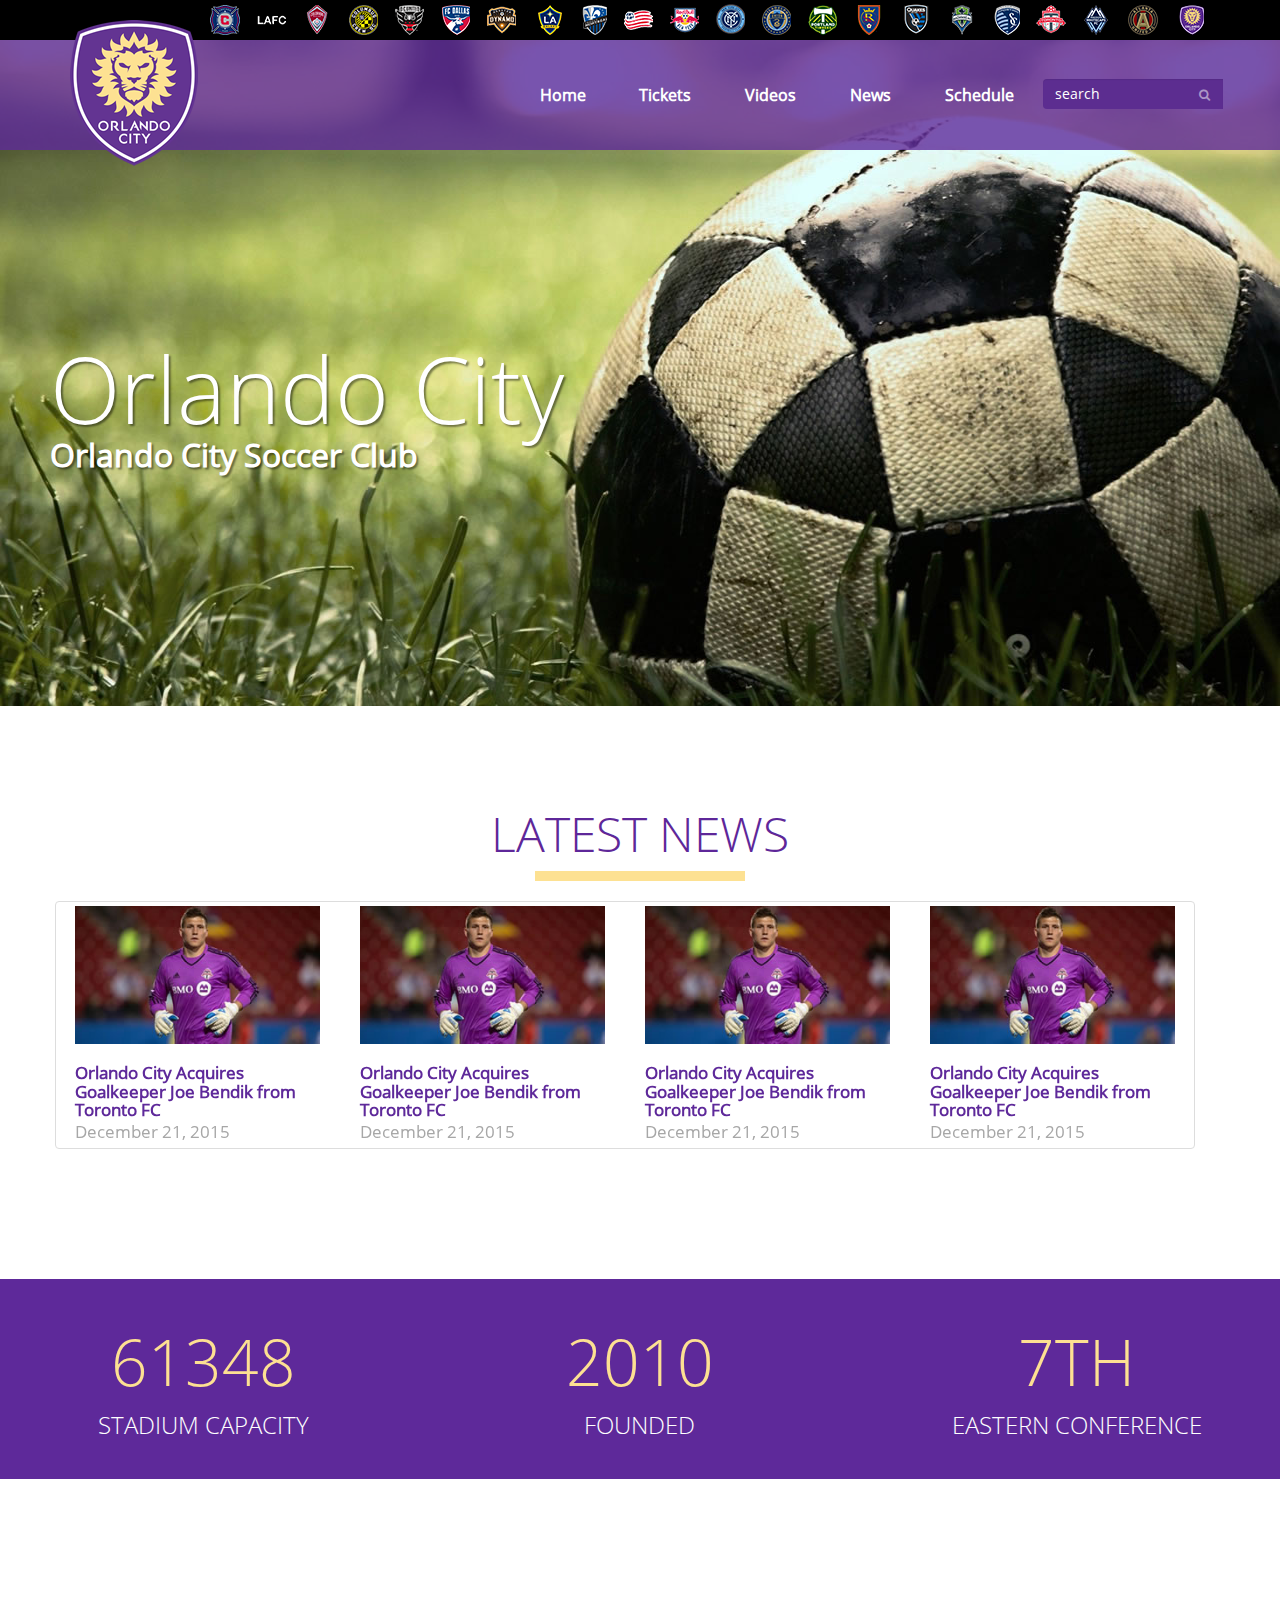
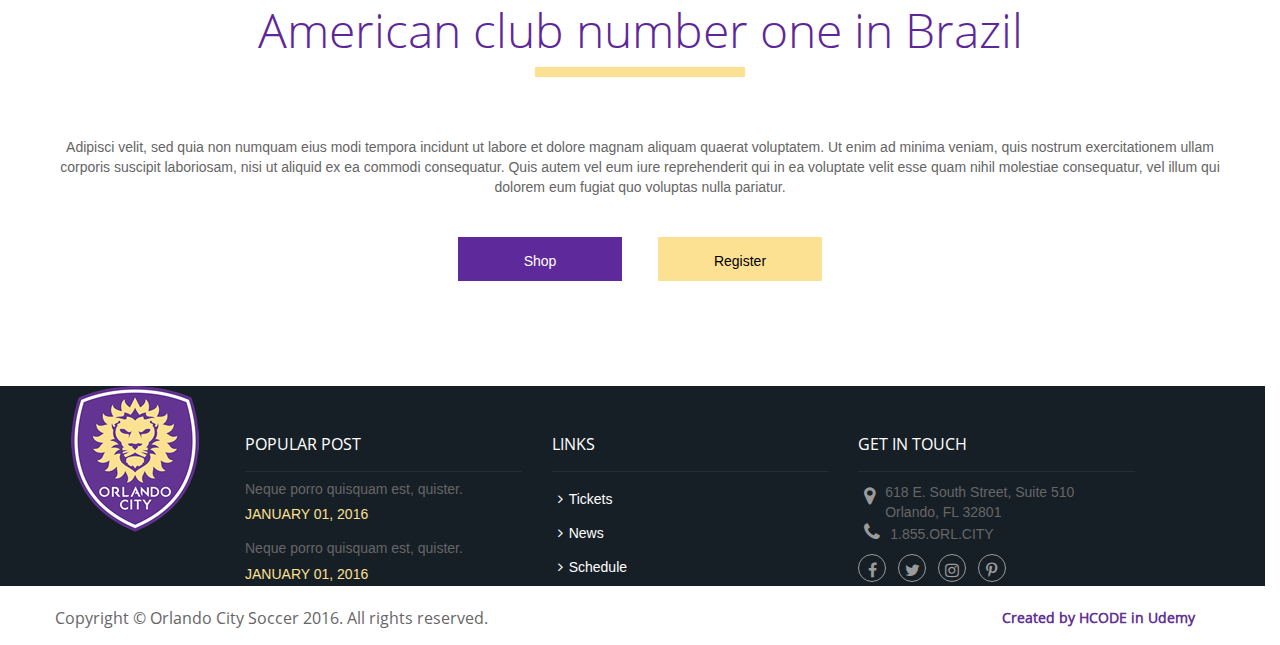
<file: index.html>
<!DOCTYPE html>
<html>
<head>
	<meta charset="utf-8">
	<title>Horlando City</title>
	<link rel="stylesheet" href="lib/bootstrap/css/bootstrap.min.css">
	<link rel="stylesheet" type:="text/css" href="lib/OwlCarousel2-2.2.1/dist/assets/owl.carousel.css">
	<link rel="stylesheet" href="css/orlando.css">
	<link rel="stylesheet" href="font-awesome-4.7.0/css/font-awesome.min.css">
</head>
<body>
	<header>
		<div class="container">
		<img id="logotipo" src="img/orlando-logo.png" alt="Logotipo">
		</div>
			<div class="header-black">
				<div class="container">
					<ul class="pull-right">
						<li class="club-01"> <a href="#"></a> </li>
						<li class="club-02"> <a href="#"></a> </li>
						<li class="club-03"> <a href="#"></a> </li>
						<li class="club-04"> <a href="#"></a> </li>
						<li class="club-05"> <a href="#"></a> </li>
						<li class="club-06"> <a href="#"></a> </li>
						<li class="club-07"> <a href="#"></a> </li>
						<li class="club-08"> <a href="#"></a> </li>
						<li class="club-09"> <a href="#"></a> </li>
						<li class="club-10"> <a href="#"></a> </li>
						<li class="club-11"> <a href="#"></a> </li>
						<li class="club-12"> <a href="#"></a> </li>
						<li class="club-13"> <a href="#"></a> </li>
						<li class="club-14"> <a href="#"></a> </li>
						<li class="club-15"> <a href="#"></a> </li>
						<li class="club-16"> <a href="#"></a> </li>
						<li class="club-17"> <a href="#"></a> </li>
						<li class="club-18"> <a href="#"></a> </li>
						<li class="club-19"> <a href="#"></a> </li>
						<li class="club-20"> <a href="#"></a> </li>
						<li class="club-21"> <a href="#"></a> </li>
						<li class="club-22"> <a href="#"></a> </li>
					</ul>
				</div>
			</div>
				<div class="container">
					<div class="row">
						<nav id="menu" class="pull-right">
							<ul>
								<li><a href="index.html"> Home </a></li>
								<li><a href="#"> Tickets</a></li>
								<li><a href="videos.html"> Videos</a></li>
								<li><a href="#">News</a></li>
								<li><a href="#">Schedule</a></li>
								<li class="search">
									<div class="input-group"><!--bootstrap comando começa aqui -->
      									<input type="search" class="form-control" placeholder="search" id="input-search">
      									<span class="input-group-btn">
        									<button class="btn btn-default" type="button"><i class="fa fa-search"></i></button>
      									</span>
    								</div><!-- bootstrap comando termina aqui -->
								</li>
							</ul>
						</nav>
					</div>
				</div>
	</header>

	<section>
		<div id="banner">
			<h1>Orlando City <small>Orlando City Soccer Club</small></h1>
		</div>
			<div id="news" class="container">
				<div class="row">
					<h2>LATEST NEWS</h2>
					<hr>
				</div>	
				<div class="row thumbnail owl-carousel owl-theme">
					<div class="col-md-3 item">
							<img src="img/noticia-thumb.jpg" alt="Noticia">
							<h3>Orlando City Acquires Goalkeeper Joe Bendik from Toronto FC</h3>
							<time>December 21, 2015</time>
					</div>
					<div class="col-md-3 item">
							<img src="img/noticia-thumb.jpg" alt="Noticia">
							<h3>Orlando City Acquires Goalkeeper Joe Bendik from Toronto FC</h3>
							<time>December 21, 2015</time>
					</div>
					<div class="col-md-3 item">
							<img src="img/noticia-thumb.jpg" alt="Noticia">
							<h3>Orlando City Acquires Goalkeeper Joe Bendik from Toronto FC</h3>
							<time>December 21, 2015</time>
					</div>
					<div class="col-md-3 item">
							<img src="img/noticia-thumb.jpg" alt="Noticia">
							<h3>Orlando City Acquires Goalkeeper Joe Bendik from Toronto FC</h3>
							<time>December 21, 2015</time>
					</div>
				</div>
			</div>
		<div id="estatisticas">
			<div class"container">
				<div class="row">
					<div class="col-md-4">
						<p>61348<small>Stadium Capacity</small></p>
					</div>
					<div class="col-md-4">
						<p>2010<small>Founded</small></p>
					</div>
					<div class="col-md-4">
						<p>7th<small>Eastern CONFERENCE</small></p>
					</div>
				</div>
			</div>
		</div>
		<div id="call-to-action">
			<div class="container">
				<div class="row text-center">
					<h2>American club number one in Brazil</h2>
					<hr>
				</div>
				<div class="row">

					<p>Adipisci velit, sed quia non numquam eius modi tempora incidunt ut labore et dolore magnam aliquam quaerat voluptatem. Ut enim ad minima veniam, quis nostrum exercitationem ullam corporis suscipit laboriosam, nisi ut aliquid ex ea commodi consequatur. Quis autem vel eum iure reprehenderit qui in ea voluptate velit esse quam nihil molestiae consequatur, vel illum qui dolorem eum fugiat quo voluptas nulla pariatur.</p>

				</div>
				<div class="text-center">
					<div class="row row-max-400">
						<div class="col-xs-6">
							<a href="#" class="btn btn-roxo">Shop</a>
						</div>
						<div class="col-xs-6">
							<a href="#" class="btn btn-amarelo">Register</a>
						</div>
					</div>
				</div>
			</div>
		</div>
	</section>
	<footer>
		<div class="row row-cinza-claro">
			<div class="container">
				<div class="row">
					<div class="col-md-2 text-center">
							<img class="logotipo" src="img/orlando-logo.png" alt="Logotipo">
					</div>
						<div class="col-md-10">
							<div class="row row-cols">
								<div class="col-md-4 col-popular-post">
									<h4>POPULAR POST</h4>
									<ul class="list-unstyled">
										<li>
											<h5>Neque porro quisquam est, quister.</h5>
											<time>JANUARY 01, 2016</time>
											</li>
											<li>
											<h5>Neque porro quisquam est, quister.</h5>
											<time>JANUARY 01, 2016</time>
											</li>
									</ul>
								</div>
								<div class="col-md-4 col-links">
									<h4>LINKS</h4>
									<ul class="list-unstyled">
										<li><a href="#"><i class="fa fa-angle-right"></i>Tickets</a></li>
										<li><a href="#"><i class="fa fa-angle-right"></i>News</a></li>
										<li><a href="#"><i class="fa fa-angle-right"></i>Schedule</a></li>
									</ul>
								</div>
								<div class="col-md-4 col-get-touch">
									<h4>GET IN TOUCH</h4>
										<address>
											<i class="fa fa-map-marker"></i> <span>618 E. South Street, Suite 510<br/>Orlando, FL 32801</span>
										</address>
											<p><a href="tel:1855ORLCITY"><i class="fa fa-phone"></i> 1.855.ORL.CITY</a></p>
									<ul class="list-unstyled list-socials">
										<li><a href="#" target="_blank"><i class="fa fa-facebook"></i></a></li>
										<li><a href="#" target="_blank"><i class="fa fa-twitter"></i></a></li>
										<li><a href="#" target="_blank"><i class="fa fa-instagram"></i></a></li>
										<li><a href="#" target="_blank"><i class="fa fa-pinterest-p"></i></a></li>
									</ul>
								</div>
							</div>
						</div>
				</div>
			</div>
		</div>
		<div class="row row-cinza-escuro">
			<div class="container">

				<p class="pull-left">Copyright © Orlando City Soccer 2016. All rights reserved.</p>
				<p class="pull-right text-roxo">Created by HCODE in Udemy</p>

			</div>
		</div>
	</footer>
	<script src="lib/jquery/jquery-3.2.1.min.js"></script>
	<script src="lib/OwlCarousel2-2.2.1/dist/owl.carousel.min.js"></script>
	<script src="lib/bootstrap/js/bootstrap.min.js"></script>
	<script src="js/efeitos.js"></script>
	<script>
	</script>
</body>
</html>
</file>
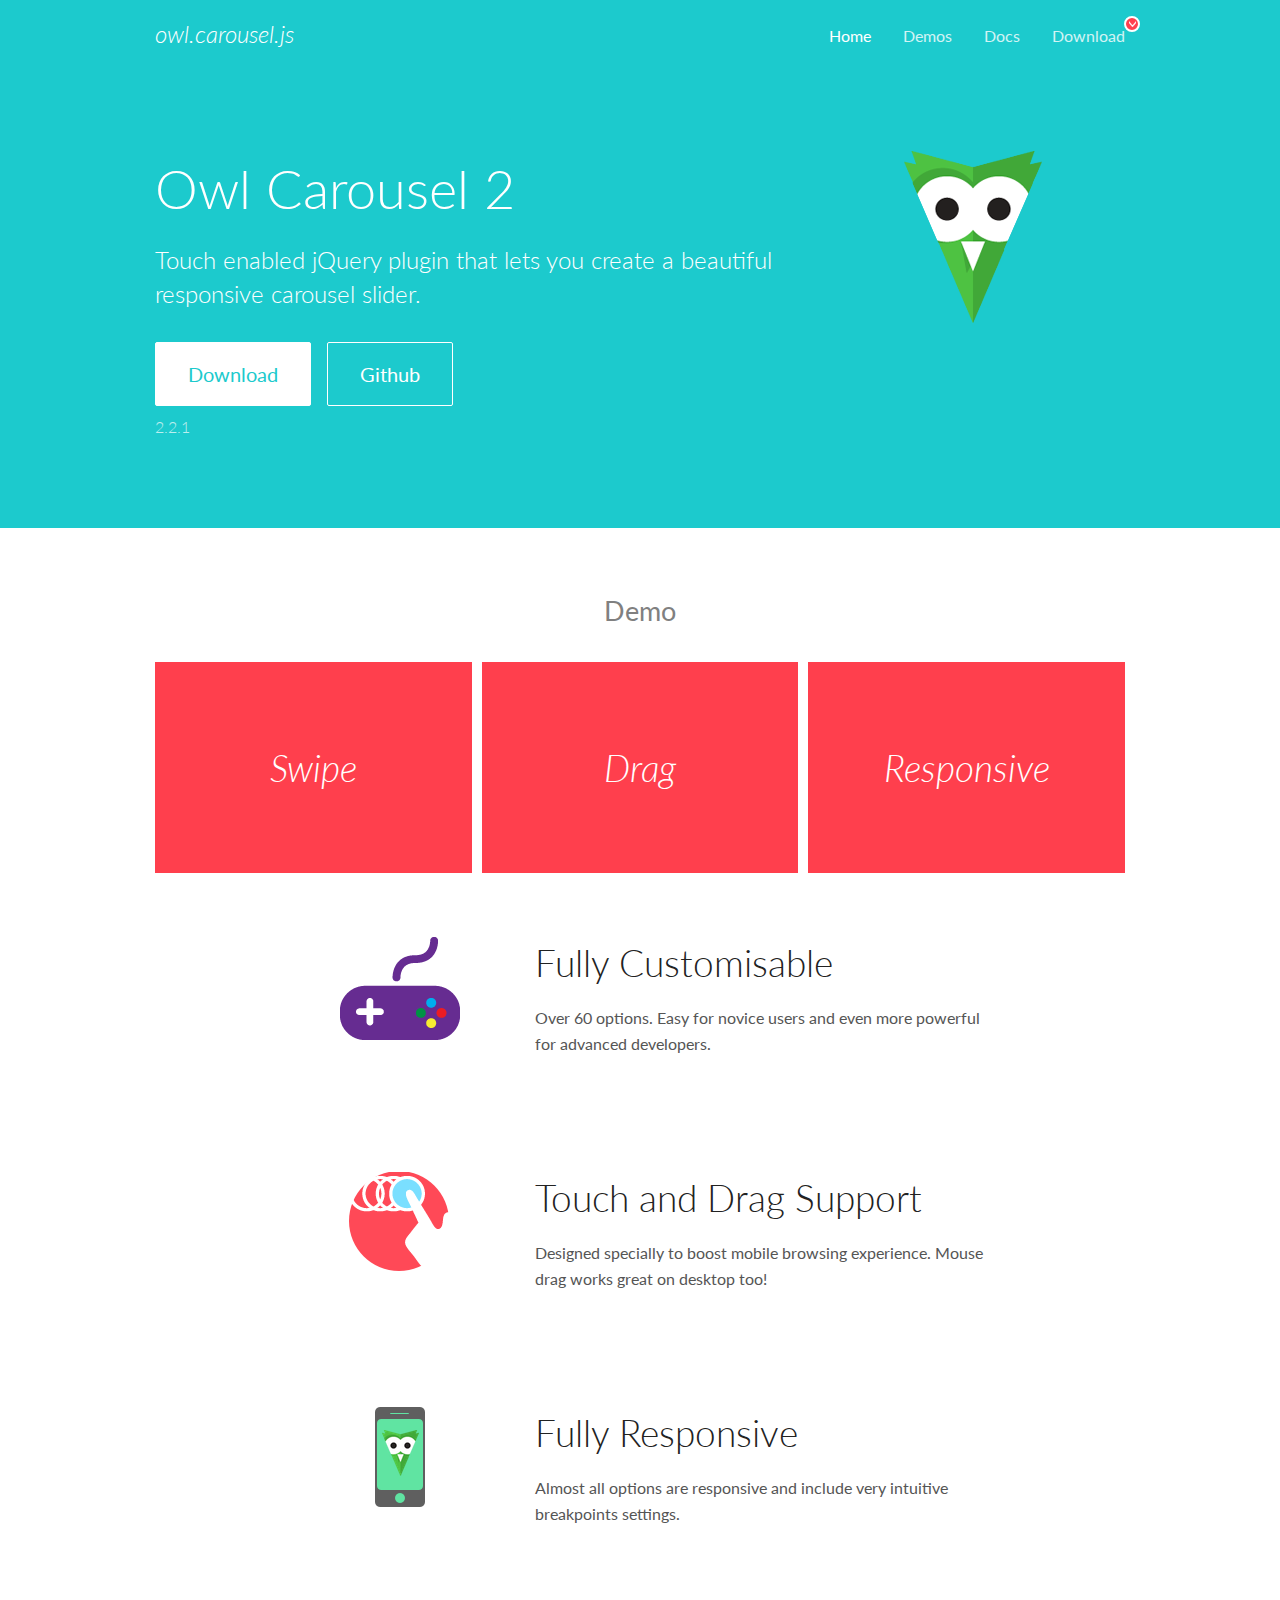
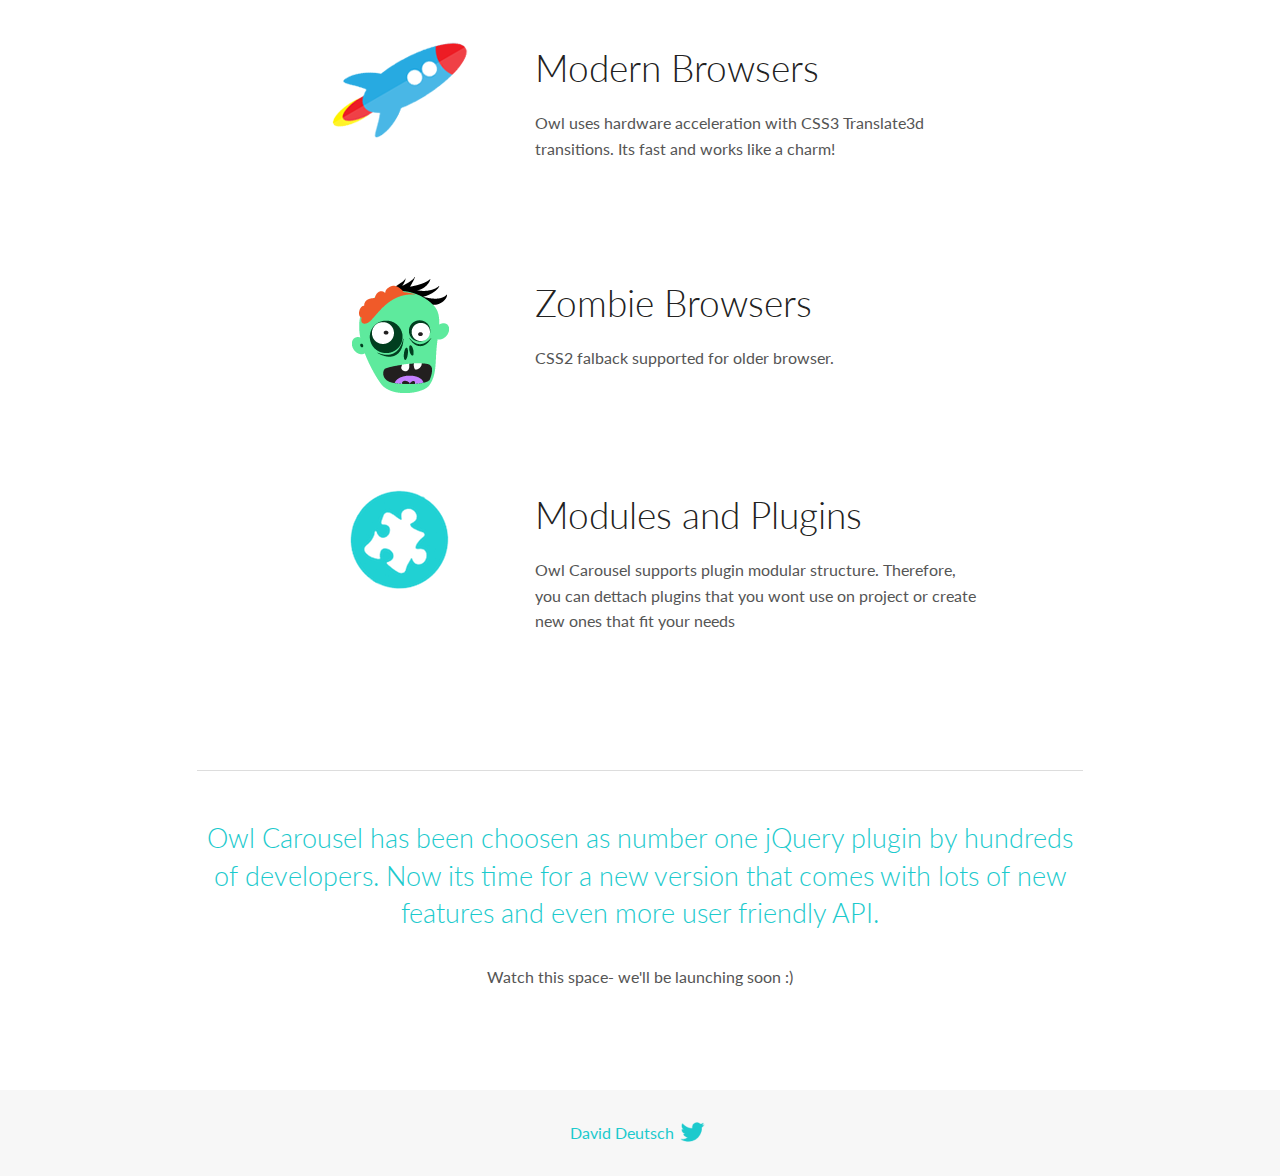
<file: lib/OwlCarousel2-2.2.1/docs/index.html>
<!DOCTYPE html>
<html lang="en">
  <head>

    <!-- head -->
    <meta charset="utf-8">
    <meta name="msapplication-tap-highlight" content="no" />
    <meta name="viewport" content="width=device-width, initial-scale=1.0" />
    <meta name="description" content="Touch enabled jQuery plugin that lets you create beautiful responsive carousel slider.">
    <meta name="author" content="David Deutsch">
    <title>
      Home | Owl Carousel | 2.2.1
    </title>

    <!-- Stylesheets -->
    <link href='https://fonts.googleapis.com/css?family=Lato:300,400,700,400italic,300italic' rel='stylesheet' type='text/css'>
    <link rel="stylesheet" href="assets/css/docs.theme.min.css">

    <!-- Owl Stylesheets -->
    <link rel="stylesheet" href="assets/owlcarousel/assets/owl.carousel.min.css">
    <link rel="stylesheet" href="assets/owlcarousel/assets/owl.theme.default.min.css">

    <!-- HTML5 shim and Respond.js IE8 support of HTML5 elements and media queries -->

    <!--[if lt IE 9]>
      <script src="https://oss.maxcdn.com/libs/html5shiv/3.7.0/html5shiv.js"></script>
      <script src="https://oss.maxcdn.com/libs/respond.js/1.3.0/respond.min.js"></script>
    <![endif]-->

    <!-- Favicons -->
    <link rel="apple-touch-icon-precomposed" sizes="144x144" href="assets/ico/apple-touch-icon-144-precomposed.png">
    <link rel="shortcut icon" href="assets/ico/favicon.png">
    <link rel="shortcut icon" href="favicon.ico">

    <!-- Yeah i know js should not be in header. Its required for demos.-->

    <!-- javascript -->
    <script src="assets/vendors/jquery.min.js"></script>
    <script src="assets/owlcarousel/owl.carousel.js"></script>
  </head>
  <body>

    <!-- header -->
    <header class="header">
      <div class="row">
        <div class="large-12 columns">
          <div class="brand left">
            <h3>
              <a href="/OwlCarousel2/">owl.carousel.js</a> 
            </h3>
          </div>
          <a id="toggle-nav" class="right">
            <span></span> <span></span> <span></span> 
          </a> 
          <div class="nav-bar">
            <ul class="clearfix">
              <li class="active">
                <a href="/OwlCarousel2/index.html">Home</a> 
              </li>
              <li> <a href="/OwlCarousel2/demos/demos.html">Demos</a>  </li>
              <li> <a href="/OwlCarousel2/docs/started-welcome.html">Docs</a>  </li>
              <li>
                <a href="https://github.com/OwlCarousel2/OwlCarousel2/archive/2.2.1.zip">Download</a> 
                <span class="download"></span> 
              </li>
            </ul>
          </div>
        </div>
      </div>
    </header>

    <!-- home panel -->
    <section id="hero">
      <div class="row">
        <div class="large-8 medium-8 columns">
          <h1>Owl Carousel 2</h1>
          <h4>Touch enabled jQuery plugin that lets you create a beautiful responsive carousel slider.</h4>
          <a href="https://github.com/OwlCarousel2/OwlCarousel2/archive/2.2.1.zip" class="hero-button">Download</a> 
          <a href="https://github.com/OwlCarousel2/OwlCarousel2" class="hero-button outline">Github</a> 
          <p>2.2.1</p>
        </div>
        <div class="large-4 medium-4 columns">
          <img class="owl-logo" src="assets/img/owl-logo.png" alt="mr. Owl">
        </div>
      </div>
    </section>

    <!-- body -->
    <div class="home-demo">
      <div class="row">
        <div class="large-12 columns">
          <h3>Demo</h3>
          <div class="owl-carousel">
            <div class="item">
              <h2>Swipe</h2>
            </div>
            <div class="item">
              <h2>Drag</h2>
            </div>
            <div class="item">
              <h2>Responsive</h2>
            </div>
            <div class="item">
              <h2>CSS3</h2>
            </div>
            <div class="item">
              <h2>Fast</h2>
            </div>
            <div class="item">
              <h2>Easy</h2>
            </div>
            <div class="item">
              <h2>Free</h2>
            </div>
            <div class="item">
              <h2>Upgradable</h2>
            </div>
            <div class="item">
              <h2>Tons of options</h2>
            </div>
            <div class="item">
              <h2>Infinity</h2>
            </div>
            <div class="item">
              <h2>Auto Width</h2>
            </div>
          </div>
        </div>
      </div>
    </div>
    <script>
      var owl = $('.owl-carousel');
      owl.owlCarousel({
        margin: 10,
        loop: true,
        responsive: {
          0: {
            items: 1
          },
          600: {
            items: 2
          },
          1000: {
            items: 3
          }
        }
      })
    </script>

    <!-- features -->
    <div id="features">
      <div class="row">
        <div class="small-12 medium-9 small-centered columns">
          <section class="row feature">
            <div class="medium-4 small-12 columns">
              <img src="assets/img/feature-options.png" alt="">
            </div>
            <div class="medium-8 small-12 columns">
              <h2>Fully Customisable</h2>
              <p>Over 60 options. Easy for novice users and even more powerful for advanced developers.</p>
            </div>
          </section>
          <section class="row feature">
            <div class="medium-4 small-12 columns">
              <img src="assets/img/feature-drag.png" alt="">
            </div>
            <div class="medium-8 small-12 columns">
              <h2>Touch and Drag Support</h2>
              <p>Designed specially to boost mobile browsing experience. Mouse drag works great on desktop too!</p>
            </div>
          </section>
          <section class="row feature">
            <div class="medium-4 small-12 columns">
              <img src="assets/img/feature-responsive.png" alt="">
            </div>
            <div class="medium-8 small-12 columns">
              <h2>Fully Responsive</h2>
              <p>Almost all options are responsive and include very intuitive breakpoints settings.</p>
            </div>
          </section>
          <section class="row feature">
            <div class="medium-4 small-12 columns">
              <img src="assets/img/feature-modern.png" alt="">
            </div>
            <div class="medium-8 small-12 columns">
              <h2>Modern Browsers</h2>
              <p>Owl uses hardware acceleration with CSS3 Translate3d transitions. Its fast and works like a charm! </p>
            </div>
          </section>
          <section class="row feature">
            <div class="medium-4 small-12 columns">
              <img src="assets/img/feature-zombie.png" alt="">
            </div>
            <div class="medium-8 small-12 columns">
              <h2>Zombie Browsers</h2>
              <p>CSS2 falback supported for older browser.</p>
            </div>
          </section>
          <section class="row feature">
            <div class="medium-4 small-12 columns">
              <img src="assets/img/feature-module.png" alt="">
            </div>
            <div class="medium-8 small-12 columns">
              <h2>Modules and Plugins</h2>
              <p>Owl Carousel supports plugin modular structure. Therefore, you can dettach plugins that you wont use on project or create new ones that fit your needs</p>
            </div>
          </section>
        </div>
      </div>
    </div>

    <!-- footer -->
    <section id="teaser-text">
      <div class="row">
        <div class="small-12 medium-11 small-centered columns">
          <hr>
          <h3 id="owl-carousel-has-been-choosen-as-number-one-jquery-plugin-by-hundreds-of-developers-now-its-time-for-a-new-version-that-comes-with-lots-of-new-features-and-even-more-user-friendly-api-">Owl Carousel has been choosen as number one jQuery plugin by hundreds of developers. Now its time for a new version that comes with lots of new features and even more user friendly API.</h3>
          <p>Watch this space- we&#39;ll be launching soon :)</p>
        </div>
      </div>
    </section>

    <!-- footer -->
    <footer class="footer">
      <div class="row">
        <div class="large-12 columns">
          <h5>
            <a href="/OwlCarousel2/docs/support-contact.html">David Deutsch</a> 
            <a id="custom-tweet-button" href="https://twitter.com/share?url=https://github.com/OwlCarousel2/OwlCarousel2&text=Owl Carousel - This is so awesome! " target="_blank"></a> 
          </h5>
        </div>
      </div>
    </footer>

    <!-- vendors -->
    <script src="assets/vendors/highlight.js"></script>
    <script src="assets/js/app.js"></script>
  </body>
</html>
</file>
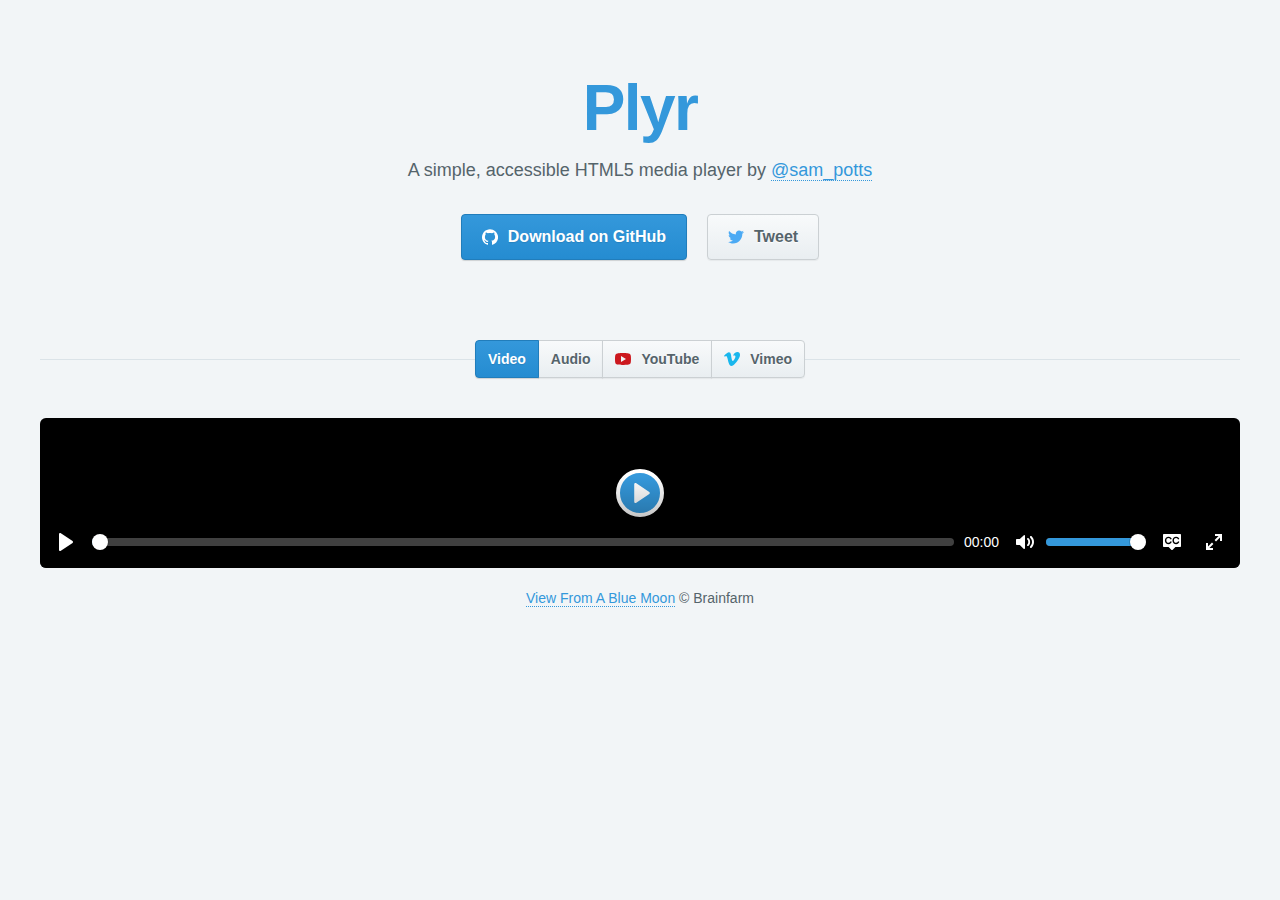
<file: lib/plyr-master/demo/index.html>
<!doctype html>
<html lang="en">
    <head>
        <meta charset="utf-8" />
        <title>Plyr - A simple HTML5 media player</title>
        <meta name="description" content="A simple HTML5 media player with custom controls and WebVTT captions.">
        <meta name="author" content="Sam Potts">
        <meta name="viewport" content="width=device-width, initial-scale=1">

        <!-- Styles -->
        <link rel="stylesheet" href="../dist/plyr.css">

        <!-- Docs styles -->
        <link rel="stylesheet" href="dist/demo.css">
    </head>
    <body>
        <header>
            <h1>Plyr</h1>
            <p>A simple, accessible HTML5 media player by <a href="https://twitter.com/sam_potts" target="_blank">@sam_potts</a></p>
            <nav>
                <ul>
                    <li>
                        <a href="https://github.com/sampotts/plyr" target="_blank" class="btn btn--large btn--primary" data-shr-network="github">
                            <svg class="icon"><use xlink:href="#icon-github"/></svg>Download on GitHub
                        </a>
                    </li>
                    <li>
                        <a href="https://twitter.com/intent/tweet?text=A+simple+HTML5+media+player+with+custom+controls+and+WebVTT+captions.&url=http%3A%2F%2Fplyr.io&via=Sam_Potts" target="_blank" class="btn btn--large btn--twitter" data-shr-network="twitter">
                            <svg class="icon"><use xlink:href="#icon-twitter"/></svg>Tweet
                        </a>
                    </li>
                </ul>
            </nav>
        </header>

        <main role="main" id="main">
            <nav class="btn__bar">
                <ul>
                    <li class="active">
                        <button type="button" class="btn" data-source="video">Video</button>
                    </li>
                    <li>
                        <button type="button" class="btn" data-source="audio">Audio</button>
                    </li>
                    <li>
                        <button type="button" class="btn btn--youtube" data-source="youtube"><svg class="icon"><use xlink:href="#icon-youtube"/></svg>YouTube</button>
                    </li>
                    <li>
                        <button type="button" class="btn btn--vimeo" data-source="vimeo"><svg class="icon"><use xlink:href="#icon-vimeo"/></svg>Vimeo</button>
                    </li>
                </ul>
            </nav>
            <section>
                <video poster="https://cdn.selz.com/plyr/1.5/View_From_A_Blue_Moon_Trailer-HD.jpg?v1" controls crossorigin>
                    <!-- Video files -->
                    <source src="https://cdn.selz.com/plyr/1.5/View_From_A_Blue_Moon_Trailer-HD.mp4" type="video/mp4">
                    <source src="https://cdn.selz.com/plyr/1.5/View_From_A_Blue_Moon_Trailer-HD.webm" type="video/webm">

                    <!-- Text track file -->
                    <track kind="captions" label="English" srclang="en" src="https://cdn.selz.com/plyr/1.5/View_From_A_Blue_Moon_Trailer-HD.en.vtt" default>

                    <!-- Fallback for browsers that don't support the <video> element -->
                    <a href="https://cdn.selz.com/plyr/1.5/View_From_A_Blue_Moon_Trailer-HD.mp4" download>Download</a>
                </video>

                <ul>
                    <li class="plyr__cite plyr__cite--video"><small><a href="http://viewfromabluemoon.com/" target="_blank">View From A Blue Moon</a> &copy; Brainfarm</small></li>
                    <li class="plyr__cite plyr__cite--audio"><small><a href="http://www.kishibashi.com/" target="_blank">Kishi Bashi &ndash; &ldquo;It All Began With A Burst&rdquo;</a> &copy; Kishi Bashi</small></li>
                    <li class="plyr__cite plyr__cite--youtube"><small><a href="https://www.youtube.com/watch?v=bTqVqk7FSmY" target="_blank">View From A Blue Moon</a> on <span class="color--youtube"><svg class="icon"><use xlink:href="#icon-youtube"/></svg>YouTube</span></small></li>
                    <li class="plyr__cite plyr__cite--vimeo"><small><a href="https://vimeo.com/ondemand/viewfromabluemoon4k" target="_blank">View From A Blue Moon</a> on <span class="color--vimeo"><svg class="icon"><use xlink:href="#icon-vimeo"/></svg>Vimeo</span></small></li>
                </ul>
            </section>
        </main>

        <!-- Plyr core script -->
        <script src="../dist/plyr.js"></script>

        <!-- Docs script -->
        <script src="dist/demo.js"></script>

        <!-- Rangetouch to fix <input type="range"> on touch devices (see https://rangetouch.com) -->
        <script src="https://cdn.rangetouch.com/1.0.1/rangetouch.js" async></script>

        <!-- Sharing libary (https://shr.one) -->
        <script src="https://cdn.shr.one/1.0.1/shr.js"></script>
        <script>if(window.shr) { window.shr.setup({ count: { classname: 'btn__count' } }); }</script>
    </body>
</html>
</file>
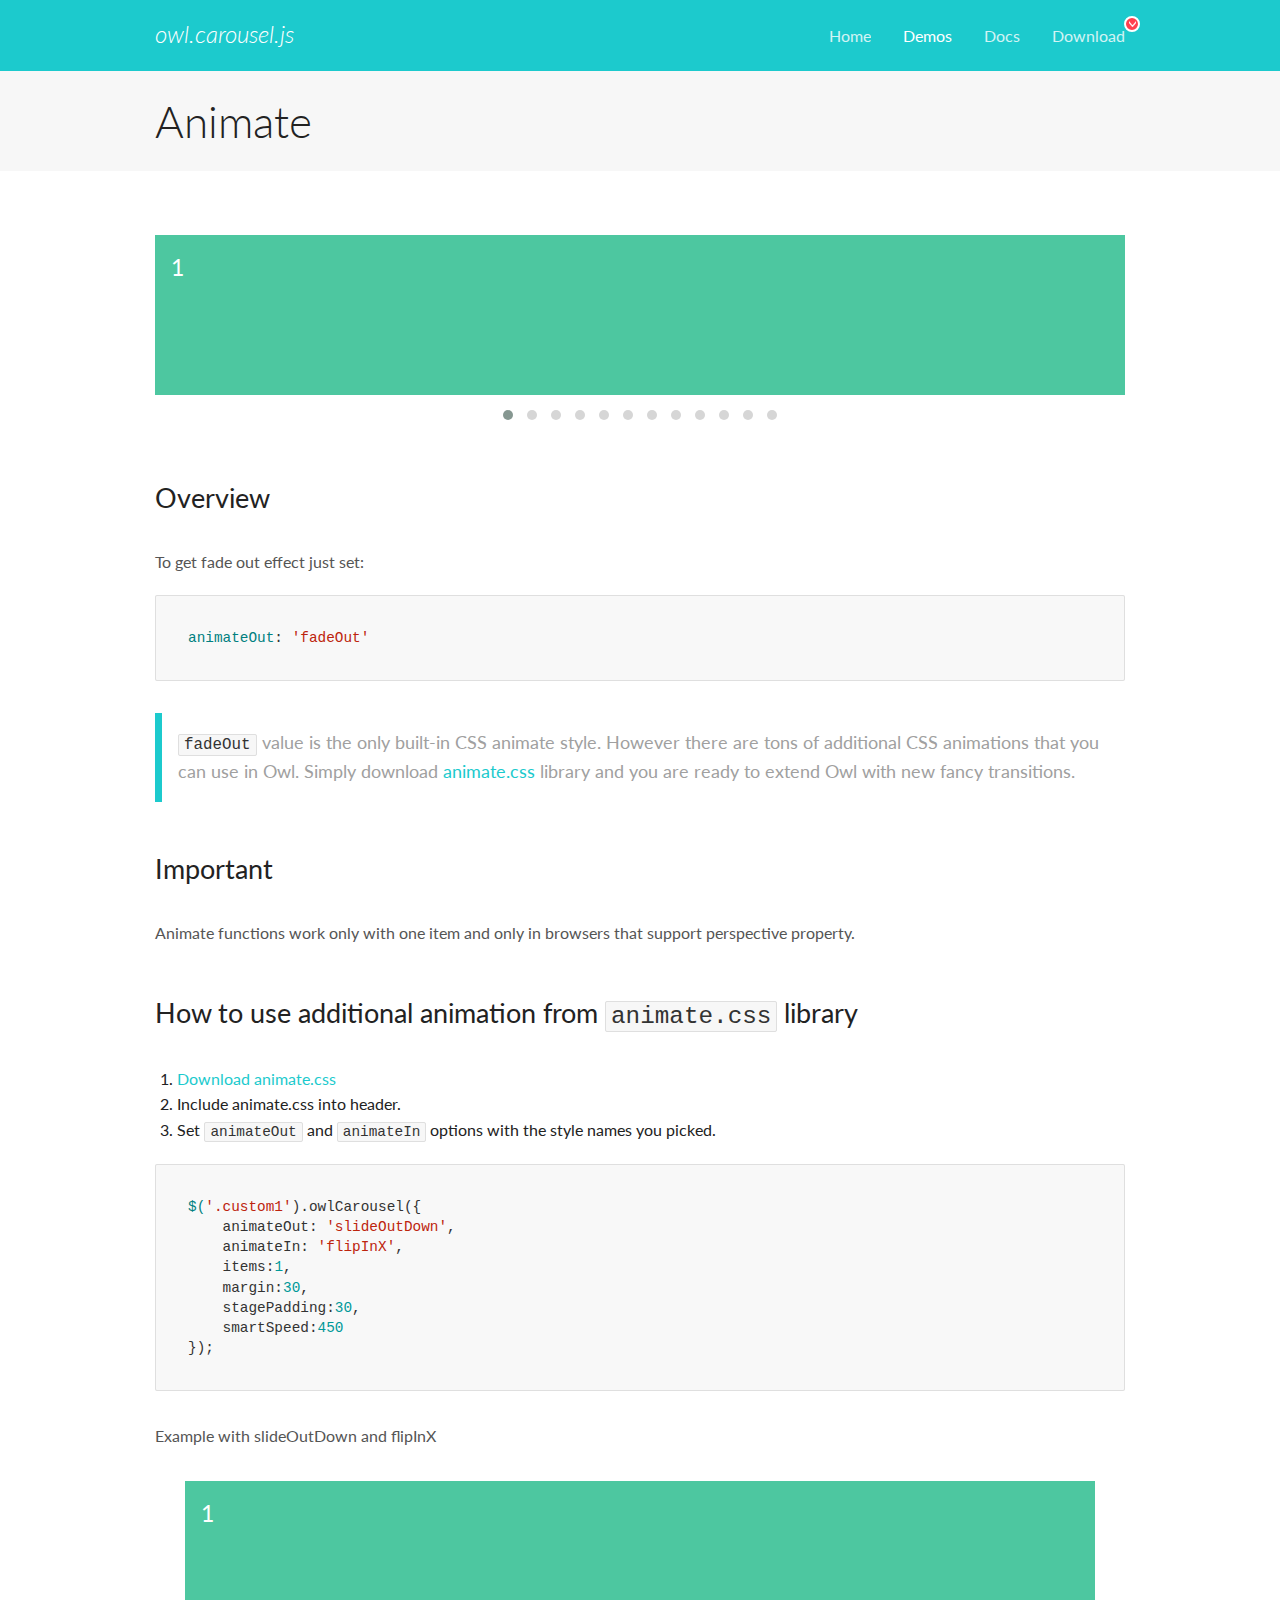
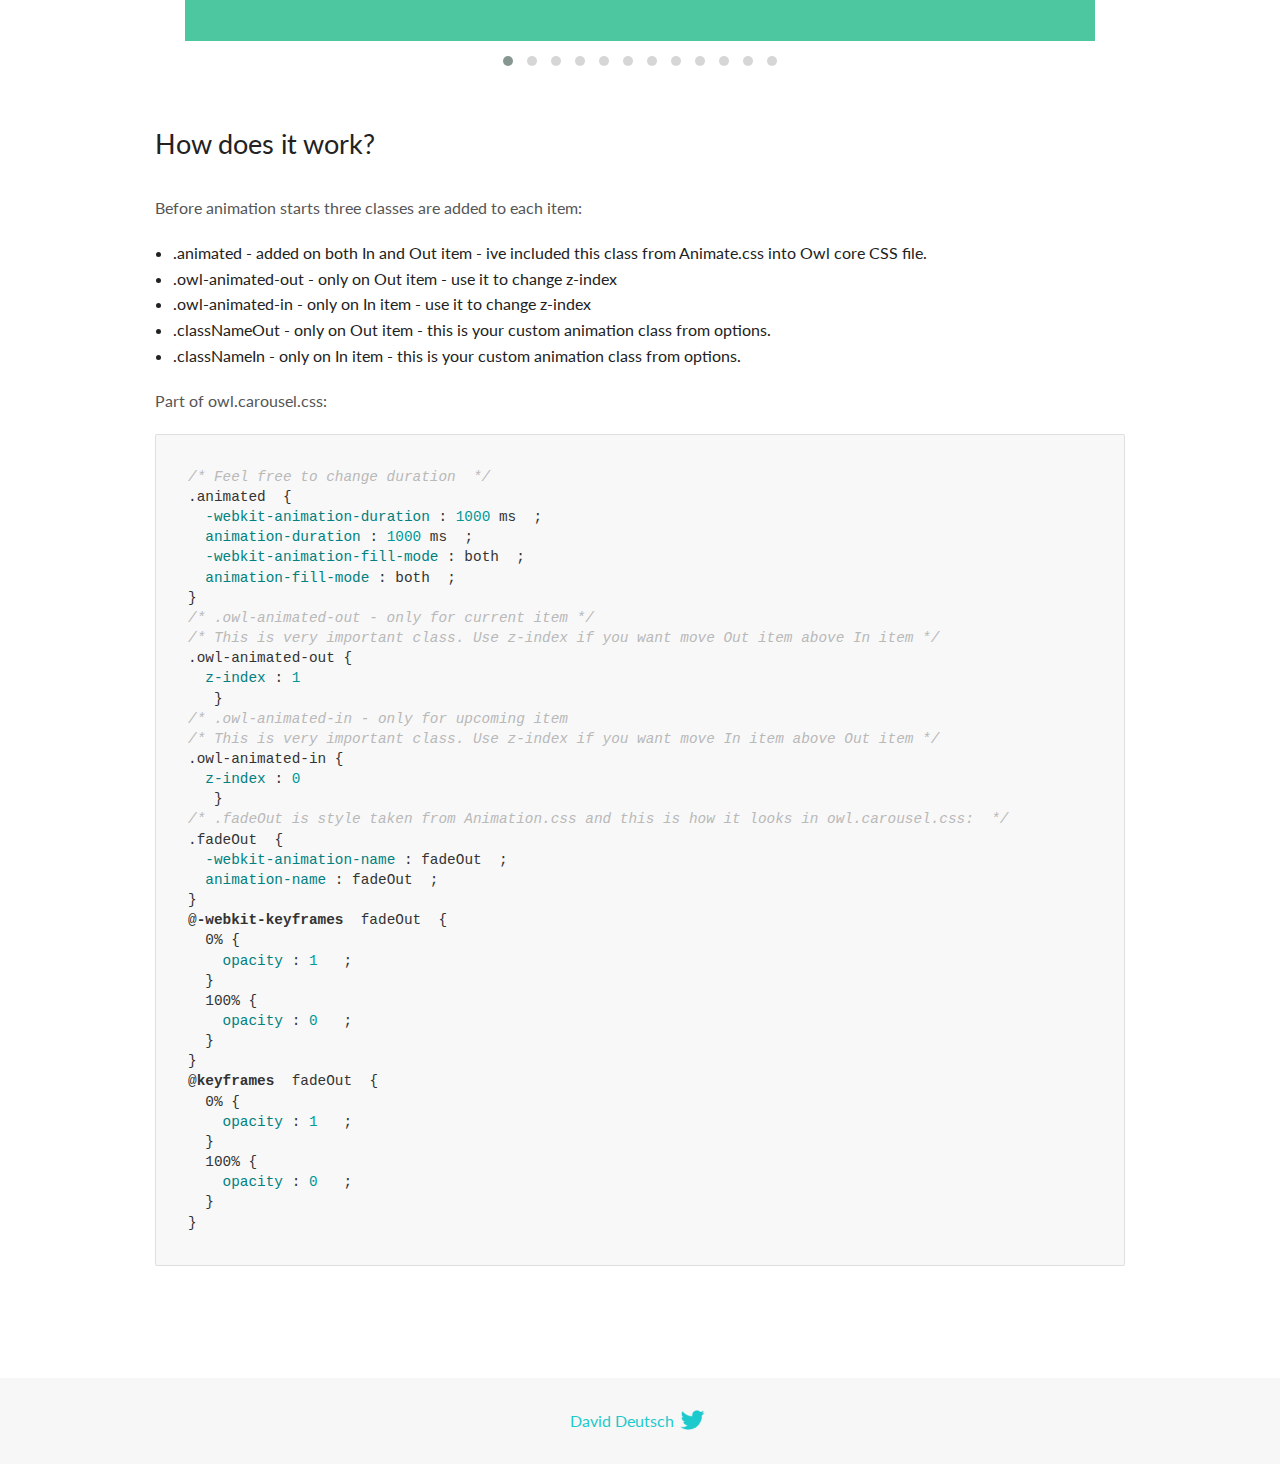
<file: lib/OwlCarousel2-2.2.1/docs/demos/animate.html>
<!DOCTYPE html>
<html lang="en">
  <head>

    <!-- head -->
    <meta charset="utf-8">
    <meta name="msapplication-tap-highlight" content="no" />
    <meta name="viewport" content="width=device-width, initial-scale=1.0" />
    <meta name="description" content="Animate carousel">
    <meta name="author" content="David Deutsch">
    <title>
      Animate Demo | Owl Carousel | 2.2.1
    </title>

    <!-- Stylesheets -->
    <link href='https://fonts.googleapis.com/css?family=Lato:300,400,700,400italic,300italic' rel='stylesheet' type='text/css'>
    <link rel="stylesheet" href="../assets/css/docs.theme.min.css">

    <!-- Owl Stylesheets -->
    <link rel="stylesheet" href="../assets/owlcarousel/assets/owl.carousel.min.css">
    <link rel="stylesheet" href="../assets/owlcarousel/assets/owl.theme.default.min.css">

    <!-- HTML5 shim and Respond.js IE8 support of HTML5 elements and media queries -->

    <!--[if lt IE 9]>
      <script src="https://oss.maxcdn.com/libs/html5shiv/3.7.0/html5shiv.js"></script>
      <script src="https://oss.maxcdn.com/libs/respond.js/1.3.0/respond.min.js"></script>
    <![endif]-->

    <!-- Favicons -->
    <link rel="apple-touch-icon-precomposed" sizes="144x144" href="../assets/ico/apple-touch-icon-144-precomposed.png">
    <link rel="shortcut icon" href="../assets/ico/favicon.png">
    <link rel="shortcut icon" href="favicon.ico">

    <!-- Yeah i know js should not be in header. Its required for demos.-->

    <!-- javascript -->
    <script src="../assets/vendors/jquery.min.js"></script>
    <script src="../assets/owlcarousel/owl.carousel.js"></script>
  </head>
  <body>

    <!-- header -->
    <header class="header">
      <div class="row">
        <div class="large-12 columns">
          <div class="brand left">
            <h3>
              <a href="/OwlCarousel2/">owl.carousel.js</a> 
            </h3>
          </div>
          <a id="toggle-nav" class="right">
            <span></span> <span></span> <span></span> 
          </a> 
          <div class="nav-bar">
            <ul class="clearfix">
              <li> <a href="/OwlCarousel2/index.html">Home</a>  </li>
              <li class="active">
                <a href="/OwlCarousel2/demos/demos.html">Demos</a> 
              </li>
              <li> <a href="/OwlCarousel2/docs/started-welcome.html">Docs</a>  </li>
              <li>
                <a href="https://github.com/OwlCarousel2/OwlCarousel2/archive/2.2.1.zip">Download</a> 
                <span class="download"></span> 
              </li>
            </ul>
          </div>
        </div>
      </div>
    </header>

    <!-- title -->
    <section class="title">
      <div class="row">
        <div class="large-12 columns">
          <h1>Animate</h1>
        </div>
      </div>
    </section>

    <!--  Demos -->
    <section id="demos">
      <div class="row">
        <div class="large-12 columns">
          <div class="fadeOut owl-carousel owl-theme">
            <div class="item">
              <h4>1</h4>
            </div>
            <div class="item">
              <h4>2</h4>
            </div>
            <div class="item">
              <h4>3</h4>
            </div>
            <div class="item">
              <h4>4</h4>
            </div>
            <div class="item">
              <h4>5</h4>
            </div>
            <div class="item">
              <h4>6</h4>
            </div>
            <div class="item">
              <h4>7</h4>
            </div>
            <div class="item">
              <h4>8</h4>
            </div>
            <div class="item">
              <h4>9</h4>
            </div>
            <div class="item">
              <h4>10</h4>
            </div>
            <div class="item">
              <h4>11</h4>
            </div>
            <div class="item">
              <h4>12</h4>
            </div>
          </div>
          <h3 id="overview">Overview</h3>
          <p>To get fade out effect just set:</p>
          <pre><code>animateOut: &#39;fadeOut&#39;</code></pre>
          <blockquote>
            <p><code>fadeOut</code> value is the only built-in CSS animate style. However there are tons of additional CSS animations that you can use in Owl. Simply download
              <a href="https://daneden.github.io/animate.css/">animate.css</a>  library and you are ready to extend Owl with new fancy transitions.</p>
          </blockquote>
          <h3 id="important">Important</h3>
          <p>Animate functions work only with one item and only in browsers that support perspective property.</p>
          <h3 id="how-to-use-additional-animation-from-animate-css-library">How to use additional animation from <code>animate.css</code> library</h3>
          <ol>
            <li> <a href="https://daneden.github.io/animate.css/">Download animate.css</a>  </li>
            <li>Include animate.css into header.</li>
            <li>Set <code>animateOut</code> and <code>animateIn</code> options with the style names you picked.</li>
          </ol>
          <pre><code>$(&#39;.custom1&#39;).owlCarousel({
    animateOut: &#39;slideOutDown&#39;,
    animateIn: &#39;flipInX&#39;,
    items:1,
    margin:30,
    stagePadding:30,
    smartSpeed:450
});</code></pre>
          <p>Example with slideOutDown and flipInX</p>
          <div class="custom1 owl-carousel owl-theme">
            <div class="item">
              <h4>1</h4>
            </div>
            <div class="item">
              <h4>2</h4>
            </div>
            <div class="item">
              <h4>3</h4>
            </div>
            <div class="item">
              <h4>4</h4>
            </div>
            <div class="item">
              <h4>5</h4>
            </div>
            <div class="item">
              <h4>6</h4>
            </div>
            <div class="item">
              <h4>7</h4>
            </div>
            <div class="item">
              <h4>8</h4>
            </div>
            <div class="item">
              <h4>9</h4>
            </div>
            <div class="item">
              <h4>10</h4>
            </div>
            <div class="item">
              <h4>11</h4>
            </div>
            <div class="item">
              <h4>12</h4>
            </div>
          </div>
          <h3 id="how-does-it-work-">How does it work?</h3>
          <p>Before animation starts three classes are added to each item:</p>
          <ul>
            <li>.animated - added on both In and Out item - ive included this class from Animate.css into Owl core CSS file.</li>
            <li>.owl-animated-out - only on Out item - use it to change z-index</li>
            <li>.owl-animated-in - only on In item - use it to change z-index</li>
            <li>.classNameOut - only on Out item - this is your custom animation class from options.</li>
            <li>.classNameIn - only on In item - this is your custom animation class from options.</li>
          </ul>
          <p>Part of owl.carousel.css:</p>
          <pre><code class="language-css"><span class="comment">/* Feel free to change duration  */</span> 
<span class="class">.animated</span>  <span class="rules">{
  <span class="rule"><span class="attribute">-webkit-animation-duration</span> :<span class="value"> <span class="number">1000</span> ms</span> </span> ;
  <span class="rule"><span class="attribute">animation-duration</span> :<span class="value"> <span class="number">1000</span> ms</span> </span> ;
  <span class="rule"><span class="attribute">-webkit-animation-fill-mode</span> :<span class="value"> both</span> </span> ;
  <span class="rule"><span class="attribute">animation-fill-mode</span> :<span class="value"> both</span> </span> ;
<span class="rule">}</span> </span> 
<span class="comment">/* .owl-animated-out - only for current item */</span> 
<span class="comment">/* This is very important class. Use z-index if you want move Out item above In item */</span> 
<span class="class">.owl-animated-out</span> <span class="rules">{
  <span class="rule"><span class="attribute">z-index</span> :<span class="value"> <span class="number">1</span> 
</span> </span> </span> }
<span class="comment">/* .owl-animated-in - only for upcoming item
/* This is very important class. Use z-index if you want move In item above Out item */</span> 
<span class="class">.owl-animated-in</span> <span class="rules">{
  <span class="rule"><span class="attribute">z-index</span> :<span class="value"> <span class="number">0</span> 
</span> </span> </span> }
<span class="comment">/* .fadeOut is style taken from Animation.css and this is how it looks in owl.carousel.css:  */</span> 
<span class="class">.fadeOut</span>  <span class="rules">{
  <span class="rule"><span class="attribute">-webkit-animation-name</span> :<span class="value"> fadeOut</span> </span> ;
  <span class="rule"><span class="attribute">animation-name</span> :<span class="value"> fadeOut</span> </span> ;
<span class="rule">}</span> </span> 
<span class="at_rule">@<span class="keyword">-webkit-keyframes</span>  fadeOut </span> {
  0% <span class="rules">{
    <span class="rule"><span class="attribute">opacity</span> :<span class="value"> <span class="number">1</span> </span> </span> ;
  <span class="rule">}</span> </span> 
  100% <span class="rules">{
    <span class="rule"><span class="attribute">opacity</span> :<span class="value"> <span class="number">0</span> </span> </span> ;
  <span class="rule">}</span> </span> 
}
<span class="at_rule">@<span class="keyword">keyframes</span>  fadeOut </span> {
  0% <span class="rules">{
    <span class="rule"><span class="attribute">opacity</span> :<span class="value"> <span class="number">1</span> </span> </span> ;
  <span class="rule">}</span> </span> 
  100% <span class="rules">{
    <span class="rule"><span class="attribute">opacity</span> :<span class="value"> <span class="number">0</span> </span> </span> ;
  <span class="rule">}</span> </span> 
}</code></pre>
          <link rel="stylesheet" href="../assets/css/animate.css">
          <script>
            jQuery(document).ready(function($) {
              $('.fadeOut').owlCarousel({
                items: 1,
                animateOut: 'fadeOut',
                loop: true,
                margin: 10,
              });
              $('.custom1').owlCarousel({
                animateOut: 'slideOutDown',
                animateIn: 'flipInX',
                items: 1,
                margin: 30,
                stagePadding: 30,
                smartSpeed: 450
              });
            });
          </script>
        </div>
      </div>
    </section>

    <!-- footer -->
    <footer class="footer">
      <div class="row">
        <div class="large-12 columns">
          <h5>
            <a href="/OwlCarousel2/docs/support-contact.html">David Deutsch</a> 
            <a id="custom-tweet-button" href="https://twitter.com/share?url=https://github.com/OwlCarousel2/OwlCarousel2&text=Owl Carousel - This is so awesome! " target="_blank"></a> 
          </h5>
        </div>
      </div>
    </footer>

    <!-- vendors -->
    <script src="../assets/vendors/highlight.js"></script>
    <script src="../assets/js/app.js"></script>
  </body>
</html>
</file>
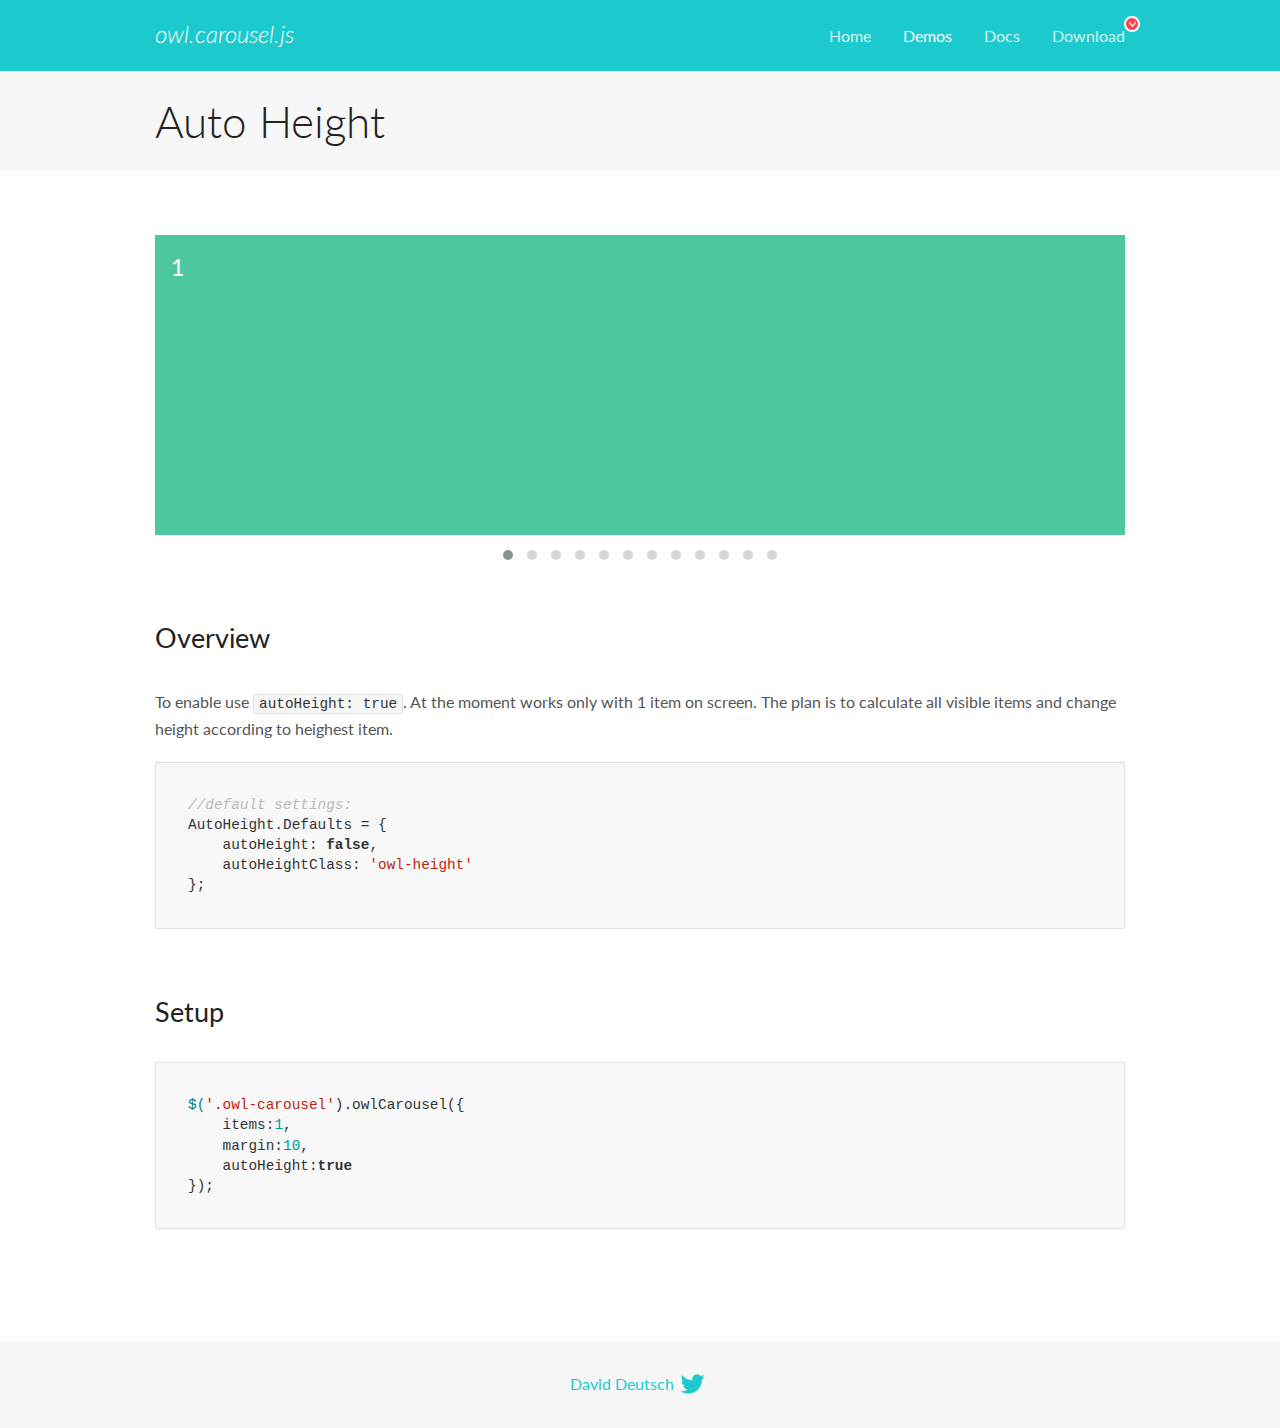
<file: lib/OwlCarousel2-2.2.1/docs/demos/autoheight.html>
<!DOCTYPE html>
<html lang="en">
  <head>

    <!-- head -->
    <meta charset="utf-8">
    <meta name="msapplication-tap-highlight" content="no" />
    <meta name="viewport" content="width=device-width, initial-scale=1.0" />
    <meta name="description" content="autoHeight usage demo">
    <meta name="author" content="David Deutsch">
    <title>
      Auto Height Demo | Owl Carousel | 2.2.1
    </title>

    <!-- Stylesheets -->
    <link href='https://fonts.googleapis.com/css?family=Lato:300,400,700,400italic,300italic' rel='stylesheet' type='text/css'>
    <link rel="stylesheet" href="../assets/css/docs.theme.min.css">

    <!-- Owl Stylesheets -->
    <link rel="stylesheet" href="../assets/owlcarousel/assets/owl.carousel.min.css">
    <link rel="stylesheet" href="../assets/owlcarousel/assets/owl.theme.default.min.css">

    <!-- HTML5 shim and Respond.js IE8 support of HTML5 elements and media queries -->

    <!--[if lt IE 9]>
      <script src="https://oss.maxcdn.com/libs/html5shiv/3.7.0/html5shiv.js"></script>
      <script src="https://oss.maxcdn.com/libs/respond.js/1.3.0/respond.min.js"></script>
    <![endif]-->

    <!-- Favicons -->
    <link rel="apple-touch-icon-precomposed" sizes="144x144" href="../assets/ico/apple-touch-icon-144-precomposed.png">
    <link rel="shortcut icon" href="../assets/ico/favicon.png">
    <link rel="shortcut icon" href="favicon.ico">

    <!-- Yeah i know js should not be in header. Its required for demos.-->

    <!-- javascript -->
    <script src="../assets/vendors/jquery.min.js"></script>
    <script src="../assets/owlcarousel/owl.carousel.js"></script>
  </head>
  <body>

    <!-- header -->
    <header class="header">
      <div class="row">
        <div class="large-12 columns">
          <div class="brand left">
            <h3>
              <a href="/OwlCarousel2/">owl.carousel.js</a> 
            </h3>
          </div>
          <a id="toggle-nav" class="right">
            <span></span> <span></span> <span></span> 
          </a> 
          <div class="nav-bar">
            <ul class="clearfix">
              <li> <a href="/OwlCarousel2/index.html">Home</a>  </li>
              <li class="active">
                <a href="/OwlCarousel2/demos/demos.html">Demos</a> 
              </li>
              <li> <a href="/OwlCarousel2/docs/started-welcome.html">Docs</a>  </li>
              <li>
                <a href="https://github.com/OwlCarousel2/OwlCarousel2/archive/2.2.1.zip">Download</a> 
                <span class="download"></span> 
              </li>
            </ul>
          </div>
        </div>
      </div>
    </header>

    <!-- title -->
    <section class="title">
      <div class="row">
        <div class="large-12 columns">
          <h1>Auto Height</h1>
        </div>
      </div>
    </section>

    <!--  Demos -->
    <section id="demos">
      <div class="row">
        <div class="large-12 columns">
          <div class="owl-carousel owl-theme">
            <div class="item" style="height:300px">
              <h4>1</h4>
            </div>
            <div class="item" style="height:100px">
              <h4>2</h4>
            </div>
            <div class="item" style="height:500px">
              <h4>3</h4>
            </div>
            <div class="item" style="height:250px">
              <h4>4</h4>
            </div>
            <div class="item" style="height:400px">
              <h4>5</h4>
            </div>
            <div class="item" style="height:500px">
              <h4>6</h4>
            </div>
            <div class="item" style="height:600px">
              <h4>7</h4>
            </div>
            <div class="item" style="height:400px">
              <h4>8</h4>
            </div>
            <div class="item" style="height:300px">
              <h4>9</h4>
            </div>
            <div class="item" style="height:350px">
              <h4>10</h4>
            </div>
            <div class="item" style="height:200px">
              <h4>11</h4>
            </div>
            <div class="item" style="height:150px">
              <h4>12</h4>
            </div>
          </div>
          <h3 id="overview">Overview</h3>
          <p>To enable use <code>autoHeight: true</code>. At the moment works only with 1 item on screen. The plan is to calculate all visible items and change height according to heighest item.</p>
          <pre><code>//default settings:
AutoHeight.Defaults = {
    autoHeight: false,
    autoHeightClass: &#39;owl-height&#39;
};</code></pre>
          <h3 id="setup">Setup</h3>
          <pre><code>$(&#39;.owl-carousel&#39;).owlCarousel({
    items:1,
    margin:10,
    autoHeight:true
});</code></pre>
          <script>
            $(document).ready(function() {
              $('.owl-carousel').owlCarousel({
                items: 1,
                margin: 10,
                autoHeight: true
              });
            })
          </script>
        </div>
      </div>
    </section>

    <!-- footer -->
    <footer class="footer">
      <div class="row">
        <div class="large-12 columns">
          <h5>
            <a href="/OwlCarousel2/docs/support-contact.html">David Deutsch</a> 
            <a id="custom-tweet-button" href="https://twitter.com/share?url=https://github.com/OwlCarousel2/OwlCarousel2&text=Owl Carousel - This is so awesome! " target="_blank"></a> 
          </h5>
        </div>
      </div>
    </footer>

    <!-- vendors -->
    <script src="../assets/vendors/highlight.js"></script>
    <script src="../assets/js/app.js"></script>
  </body>
</html>
</file>
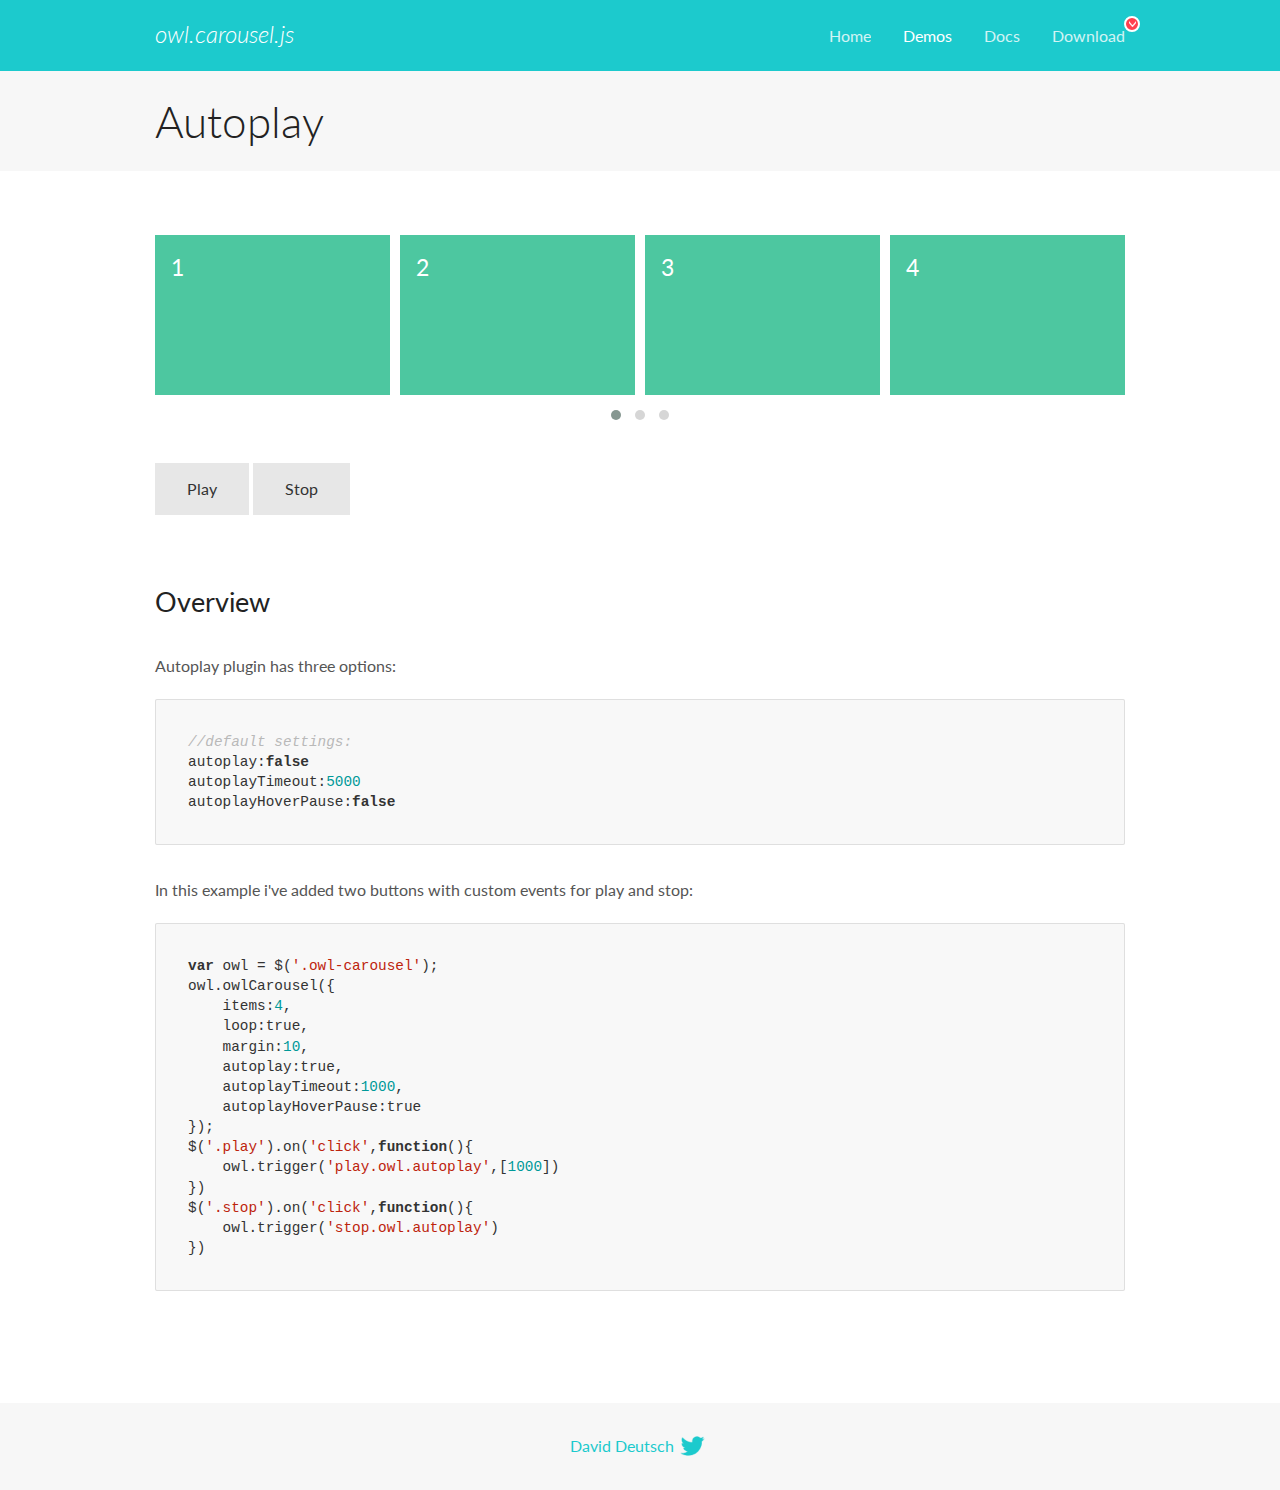
<file: lib/OwlCarousel2-2.2.1/docs/demos/autoplay.html>
<!DOCTYPE html>
<html lang="en">
  <head>

    <!-- head -->
    <meta charset="utf-8">
    <meta name="msapplication-tap-highlight" content="no" />
    <meta name="viewport" content="width=device-width, initial-scale=1.0" />
    <meta name="description" content="Autoplay usage demo">
    <meta name="author" content="David Deutsch">
    <title>
      Autoplay Demo | Owl Carousel | 2.2.1
    </title>

    <!-- Stylesheets -->
    <link href='https://fonts.googleapis.com/css?family=Lato:300,400,700,400italic,300italic' rel='stylesheet' type='text/css'>
    <link rel="stylesheet" href="../assets/css/docs.theme.min.css">

    <!-- Owl Stylesheets -->
    <link rel="stylesheet" href="../assets/owlcarousel/assets/owl.carousel.min.css">
    <link rel="stylesheet" href="../assets/owlcarousel/assets/owl.theme.default.min.css">

    <!-- HTML5 shim and Respond.js IE8 support of HTML5 elements and media queries -->

    <!--[if lt IE 9]>
      <script src="https://oss.maxcdn.com/libs/html5shiv/3.7.0/html5shiv.js"></script>
      <script src="https://oss.maxcdn.com/libs/respond.js/1.3.0/respond.min.js"></script>
    <![endif]-->

    <!-- Favicons -->
    <link rel="apple-touch-icon-precomposed" sizes="144x144" href="../assets/ico/apple-touch-icon-144-precomposed.png">
    <link rel="shortcut icon" href="../assets/ico/favicon.png">
    <link rel="shortcut icon" href="favicon.ico">

    <!-- Yeah i know js should not be in header. Its required for demos.-->

    <!-- javascript -->
    <script src="../assets/vendors/jquery.min.js"></script>
    <script src="../assets/owlcarousel/owl.carousel.js"></script>
  </head>
  <body>

    <!-- header -->
    <header class="header">
      <div class="row">
        <div class="large-12 columns">
          <div class="brand left">
            <h3>
              <a href="/OwlCarousel2/">owl.carousel.js</a> 
            </h3>
          </div>
          <a id="toggle-nav" class="right">
            <span></span> <span></span> <span></span> 
          </a> 
          <div class="nav-bar">
            <ul class="clearfix">
              <li> <a href="/OwlCarousel2/index.html">Home</a>  </li>
              <li class="active">
                <a href="/OwlCarousel2/demos/demos.html">Demos</a> 
              </li>
              <li> <a href="/OwlCarousel2/docs/started-welcome.html">Docs</a>  </li>
              <li>
                <a href="https://github.com/OwlCarousel2/OwlCarousel2/archive/2.2.1.zip">Download</a> 
                <span class="download"></span> 
              </li>
            </ul>
          </div>
        </div>
      </div>
    </header>

    <!-- title -->
    <section class="title">
      <div class="row">
        <div class="large-12 columns">
          <h1>Autoplay</h1>
        </div>
      </div>
    </section>

    <!--  Demos -->
    <section id="demos">
      <div class="row">
        <div class="large-12 columns">
          <div class="owl-carousel owl-theme">
            <div class="item">
              <h4>1</h4>
            </div>
            <div class="item">
              <h4>2</h4>
            </div>
            <div class="item">
              <h4>3</h4>
            </div>
            <div class="item">
              <h4>4</h4>
            </div>
            <div class="item">
              <h4>5</h4>
            </div>
            <div class="item">
              <h4>6</h4>
            </div>
            <div class="item">
              <h4>7</h4>
            </div>
            <div class="item">
              <h4>8</h4>
            </div>
            <div class="item">
              <h4>9</h4>
            </div>
            <div class="item">
              <h4>10</h4>
            </div>
            <div class="item">
              <h4>11</h4>
            </div>
            <div class="item">
              <h4>12</h4>
            </div>
          </div>
          <a class="button secondary play">Play</a> 
          <a class="button secondary stop">Stop</a> 
          <h3 id="overview">Overview</h3>
          <p>Autoplay plugin has three options:</p>
          <pre><code>//default settings:
autoplay:false
autoplayTimeout:5000
autoplayHoverPause:false</code></pre>
          <p>In this example i&#39;ve added two buttons with custom events for play and stop:</p>
          <pre><code>var owl = $(&#39;.owl-carousel&#39;);
owl.owlCarousel({
    items:4,
    loop:true,
    margin:10,
    autoplay:true,
    autoplayTimeout:1000,
    autoplayHoverPause:true
});
$(&#39;.play&#39;).on(&#39;click&#39;,function(){
    owl.trigger(&#39;play.owl.autoplay&#39;,[1000])
})
$(&#39;.stop&#39;).on(&#39;click&#39;,function(){
    owl.trigger(&#39;stop.owl.autoplay&#39;)
})</code></pre>
          <script>
            $(document).ready(function() {
              var owl = $('.owl-carousel');
              owl.owlCarousel({
                items: 4,
                loop: true,
                margin: 10,
                autoplay: true,
                autoplayTimeout: 1000,
                autoplayHoverPause: true
              });
              $('.play').on('click', function() {
                owl.trigger('play.owl.autoplay', [1000])
              })
              $('.stop').on('click', function() {
                owl.trigger('stop.owl.autoplay')
              })
            })
          </script>
        </div>
      </div>
    </section>

    <!-- footer -->
    <footer class="footer">
      <div class="row">
        <div class="large-12 columns">
          <h5>
            <a href="/OwlCarousel2/docs/support-contact.html">David Deutsch</a> 
            <a id="custom-tweet-button" href="https://twitter.com/share?url=https://github.com/OwlCarousel2/OwlCarousel2&text=Owl Carousel - This is so awesome! " target="_blank"></a> 
          </h5>
        </div>
      </div>
    </footer>

    <!-- vendors -->
    <script src="../assets/vendors/highlight.js"></script>
    <script src="../assets/js/app.js"></script>
  </body>
</html>
</file>
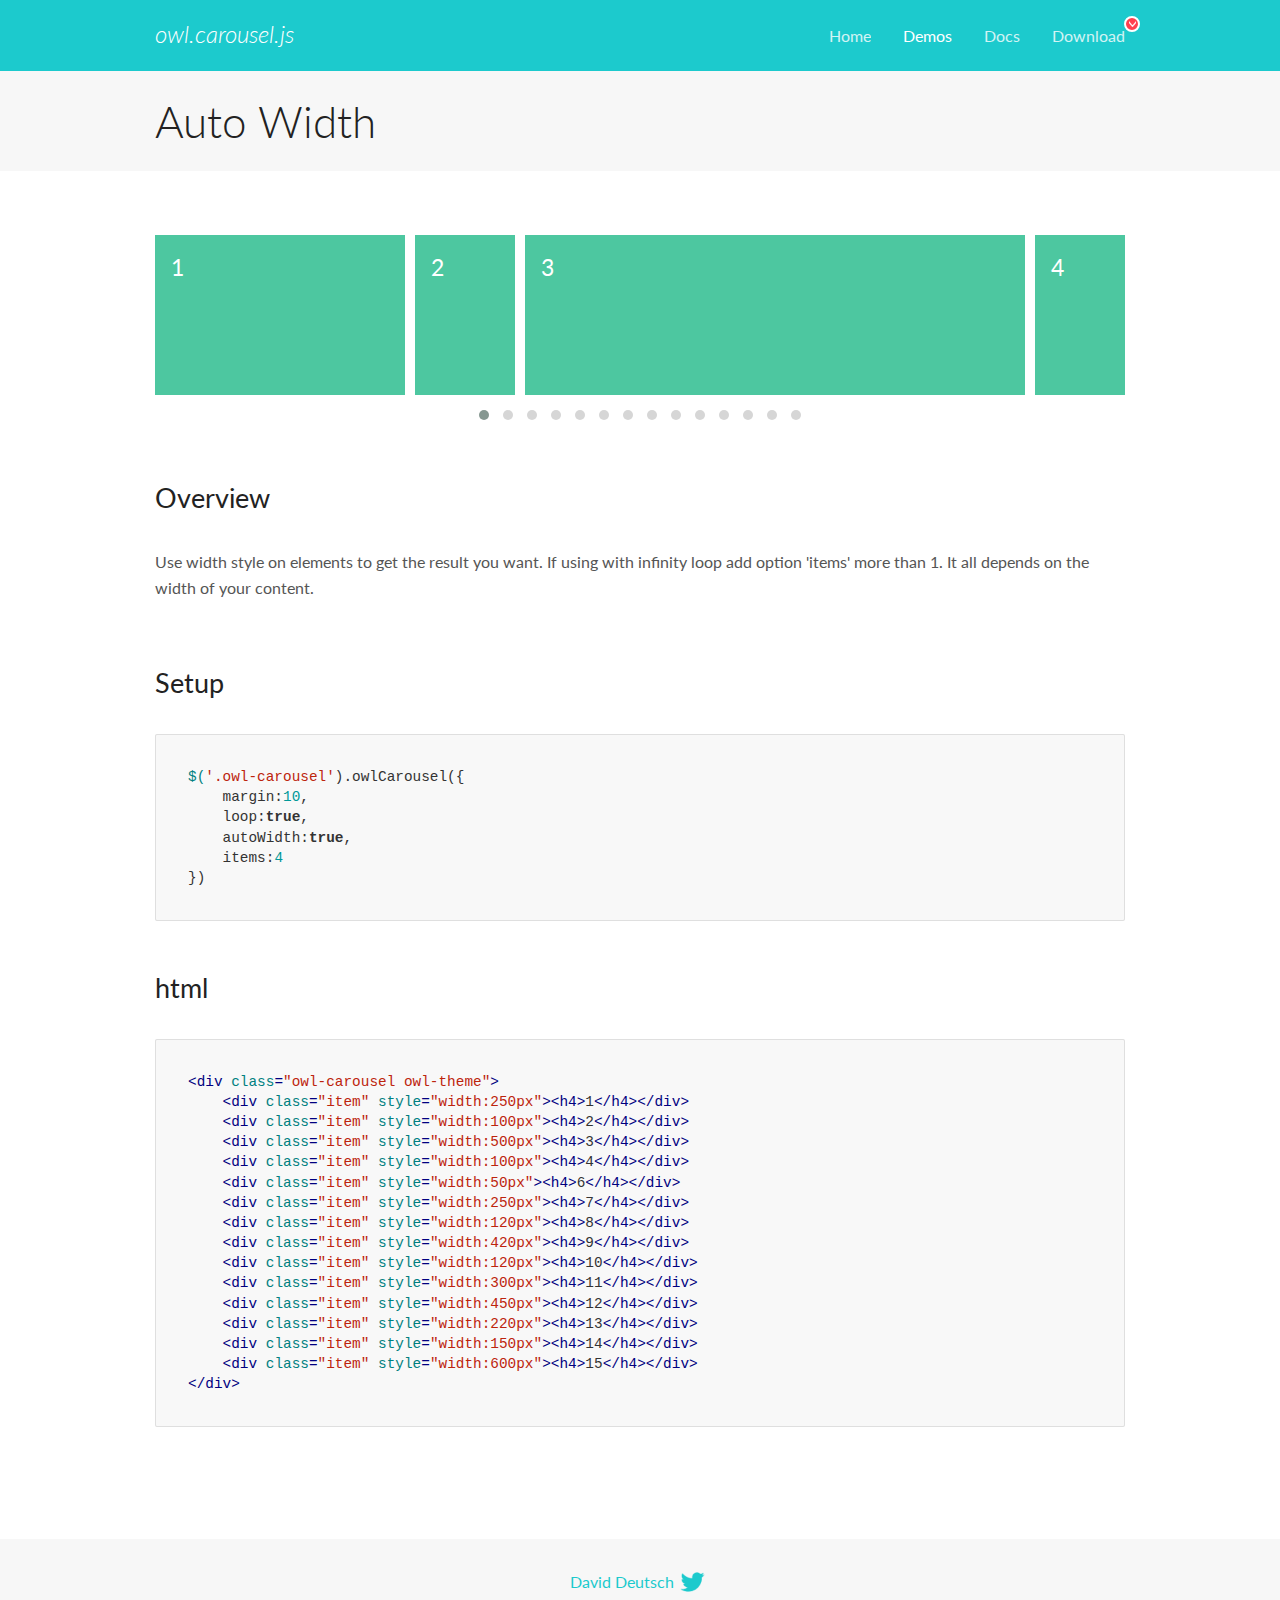
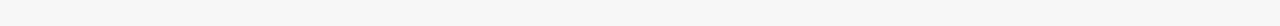
<file: lib/OwlCarousel2-2.2.1/docs/demos/autowidth.html>
<!DOCTYPE html>
<html lang="en">
  <head>

    <!-- head -->
    <meta charset="utf-8">
    <meta name="msapplication-tap-highlight" content="no" />
    <meta name="viewport" content="width=device-width, initial-scale=1.0" />
    <meta name="description" content="Auto Width">
    <meta name="author" content="David Deutsch">
    <title>
      Auto Width Demo | Owl Carousel | 2.2.1
    </title>

    <!-- Stylesheets -->
    <link href='https://fonts.googleapis.com/css?family=Lato:300,400,700,400italic,300italic' rel='stylesheet' type='text/css'>
    <link rel="stylesheet" href="../assets/css/docs.theme.min.css">

    <!-- Owl Stylesheets -->
    <link rel="stylesheet" href="../assets/owlcarousel/assets/owl.carousel.min.css">
    <link rel="stylesheet" href="../assets/owlcarousel/assets/owl.theme.default.min.css">

    <!-- HTML5 shim and Respond.js IE8 support of HTML5 elements and media queries -->

    <!--[if lt IE 9]>
      <script src="https://oss.maxcdn.com/libs/html5shiv/3.7.0/html5shiv.js"></script>
      <script src="https://oss.maxcdn.com/libs/respond.js/1.3.0/respond.min.js"></script>
    <![endif]-->

    <!-- Favicons -->
    <link rel="apple-touch-icon-precomposed" sizes="144x144" href="../assets/ico/apple-touch-icon-144-precomposed.png">
    <link rel="shortcut icon" href="../assets/ico/favicon.png">
    <link rel="shortcut icon" href="favicon.ico">

    <!-- Yeah i know js should not be in header. Its required for demos.-->

    <!-- javascript -->
    <script src="../assets/vendors/jquery.min.js"></script>
    <script src="../assets/owlcarousel/owl.carousel.js"></script>
  </head>
  <body>

    <!-- header -->
    <header class="header">
      <div class="row">
        <div class="large-12 columns">
          <div class="brand left">
            <h3>
              <a href="/OwlCarousel2/">owl.carousel.js</a> 
            </h3>
          </div>
          <a id="toggle-nav" class="right">
            <span></span> <span></span> <span></span> 
          </a> 
          <div class="nav-bar">
            <ul class="clearfix">
              <li> <a href="/OwlCarousel2/index.html">Home</a>  </li>
              <li class="active">
                <a href="/OwlCarousel2/demos/demos.html">Demos</a> 
              </li>
              <li> <a href="/OwlCarousel2/docs/started-welcome.html">Docs</a>  </li>
              <li>
                <a href="https://github.com/OwlCarousel2/OwlCarousel2/archive/2.2.1.zip">Download</a> 
                <span class="download"></span> 
              </li>
            </ul>
          </div>
        </div>
      </div>
    </header>

    <!-- title -->
    <section class="title">
      <div class="row">
        <div class="large-12 columns">
          <h1>Auto Width</h1>
        </div>
      </div>
    </section>

    <!--  Demos -->
    <section id="demos">
      <div class="row">
        <div class="large-12 columns">
          <div class="owl-carousel owl-theme">
            <div class="item" style="width:250px">
              <h4>1</h4>
            </div>
            <div class="item" style="width:100px">
              <h4>2</h4>
            </div>
            <div class="item" style="width:500px">
              <h4>3</h4>
            </div>
            <div class="item" style="width:100px">
              <h4>4</h4>
            </div>
            <div class="item" style="width:50px">
              <h4>6</h4>
            </div>
            <div class="item" style="width:250px">
              <h4>7</h4>
            </div>
            <div class="item" style="width:120px">
              <h4>8</h4>
            </div>
            <div class="item" style="width:420px">
              <h4>9</h4>
            </div>
            <div class="item" style="width:120px">
              <h4>10</h4>
            </div>
            <div class="item" style="width:300px">
              <h4>11</h4>
            </div>
            <div class="item" style="width:450px">
              <h4>12</h4>
            </div>
            <div class="item" style="width:220px">
              <h4>13</h4>
            </div>
            <div class="item" style="width:150px">
              <h4>14</h4>
            </div>
            <div class="item" style="width:600px">
              <h4>15</h4>
            </div>
          </div>
          <h3 id="overview">Overview</h3>
          <p>Use width style on elements to get the result you want. If using with infinity loop add option &#39;items&#39; more than 1. It all depends on the width of your content.</p>
          <h3 id="setup">Setup</h3>
          <pre><code>$(&#39;.owl-carousel&#39;).owlCarousel({
    margin:10,
    loop:true,
    autoWidth:true,
    items:4
})</code></pre>
          <h3 id="html">html</h3>
          <pre><code>&lt;div class=&quot;owl-carousel owl-theme&quot;&gt;
    &lt;div class=&quot;item&quot; style=&quot;width:250px&quot;&gt;&lt;h4&gt;1&lt;/h4&gt;&lt;/div&gt;
    &lt;div class=&quot;item&quot; style=&quot;width:100px&quot;&gt;&lt;h4&gt;2&lt;/h4&gt;&lt;/div&gt;
    &lt;div class=&quot;item&quot; style=&quot;width:500px&quot;&gt;&lt;h4&gt;3&lt;/h4&gt;&lt;/div&gt;
    &lt;div class=&quot;item&quot; style=&quot;width:100px&quot;&gt;&lt;h4&gt;4&lt;/h4&gt;&lt;/div&gt;
    &lt;div class=&quot;item&quot; style=&quot;width:50px&quot;&gt;&lt;h4&gt;6&lt;/h4&gt;&lt;/div&gt;
    &lt;div class=&quot;item&quot; style=&quot;width:250px&quot;&gt;&lt;h4&gt;7&lt;/h4&gt;&lt;/div&gt;
    &lt;div class=&quot;item&quot; style=&quot;width:120px&quot;&gt;&lt;h4&gt;8&lt;/h4&gt;&lt;/div&gt;
    &lt;div class=&quot;item&quot; style=&quot;width:420px&quot;&gt;&lt;h4&gt;9&lt;/h4&gt;&lt;/div&gt;
    &lt;div class=&quot;item&quot; style=&quot;width:120px&quot;&gt;&lt;h4&gt;10&lt;/h4&gt;&lt;/div&gt;
    &lt;div class=&quot;item&quot; style=&quot;width:300px&quot;&gt;&lt;h4&gt;11&lt;/h4&gt;&lt;/div&gt;
    &lt;div class=&quot;item&quot; style=&quot;width:450px&quot;&gt;&lt;h4&gt;12&lt;/h4&gt;&lt;/div&gt;
    &lt;div class=&quot;item&quot; style=&quot;width:220px&quot;&gt;&lt;h4&gt;13&lt;/h4&gt;&lt;/div&gt;
    &lt;div class=&quot;item&quot; style=&quot;width:150px&quot;&gt;&lt;h4&gt;14&lt;/h4&gt;&lt;/div&gt;
    &lt;div class=&quot;item&quot; style=&quot;width:600px&quot;&gt;&lt;h4&gt;15&lt;/h4&gt;&lt;/div&gt;
&lt;/div&gt;</code></pre>
          <script>
            $(document).ready(function() {
              $('.owl-carousel').owlCarousel({
                margin: 10,
                loop: true,
                autoWidth: true,
                items: 4
              })
            })
          </script>
        </div>
      </div>
    </section>

    <!-- footer -->
    <footer class="footer">
      <div class="row">
        <div class="large-12 columns">
          <h5>
            <a href="/OwlCarousel2/docs/support-contact.html">David Deutsch</a> 
            <a id="custom-tweet-button" href="https://twitter.com/share?url=https://github.com/OwlCarousel2/OwlCarousel2&text=Owl Carousel - This is so awesome! " target="_blank"></a> 
          </h5>
        </div>
      </div>
    </footer>

    <!-- vendors -->
    <script src="../assets/vendors/highlight.js"></script>
    <script src="../assets/js/app.js"></script>
  </body>
</html>
</file>
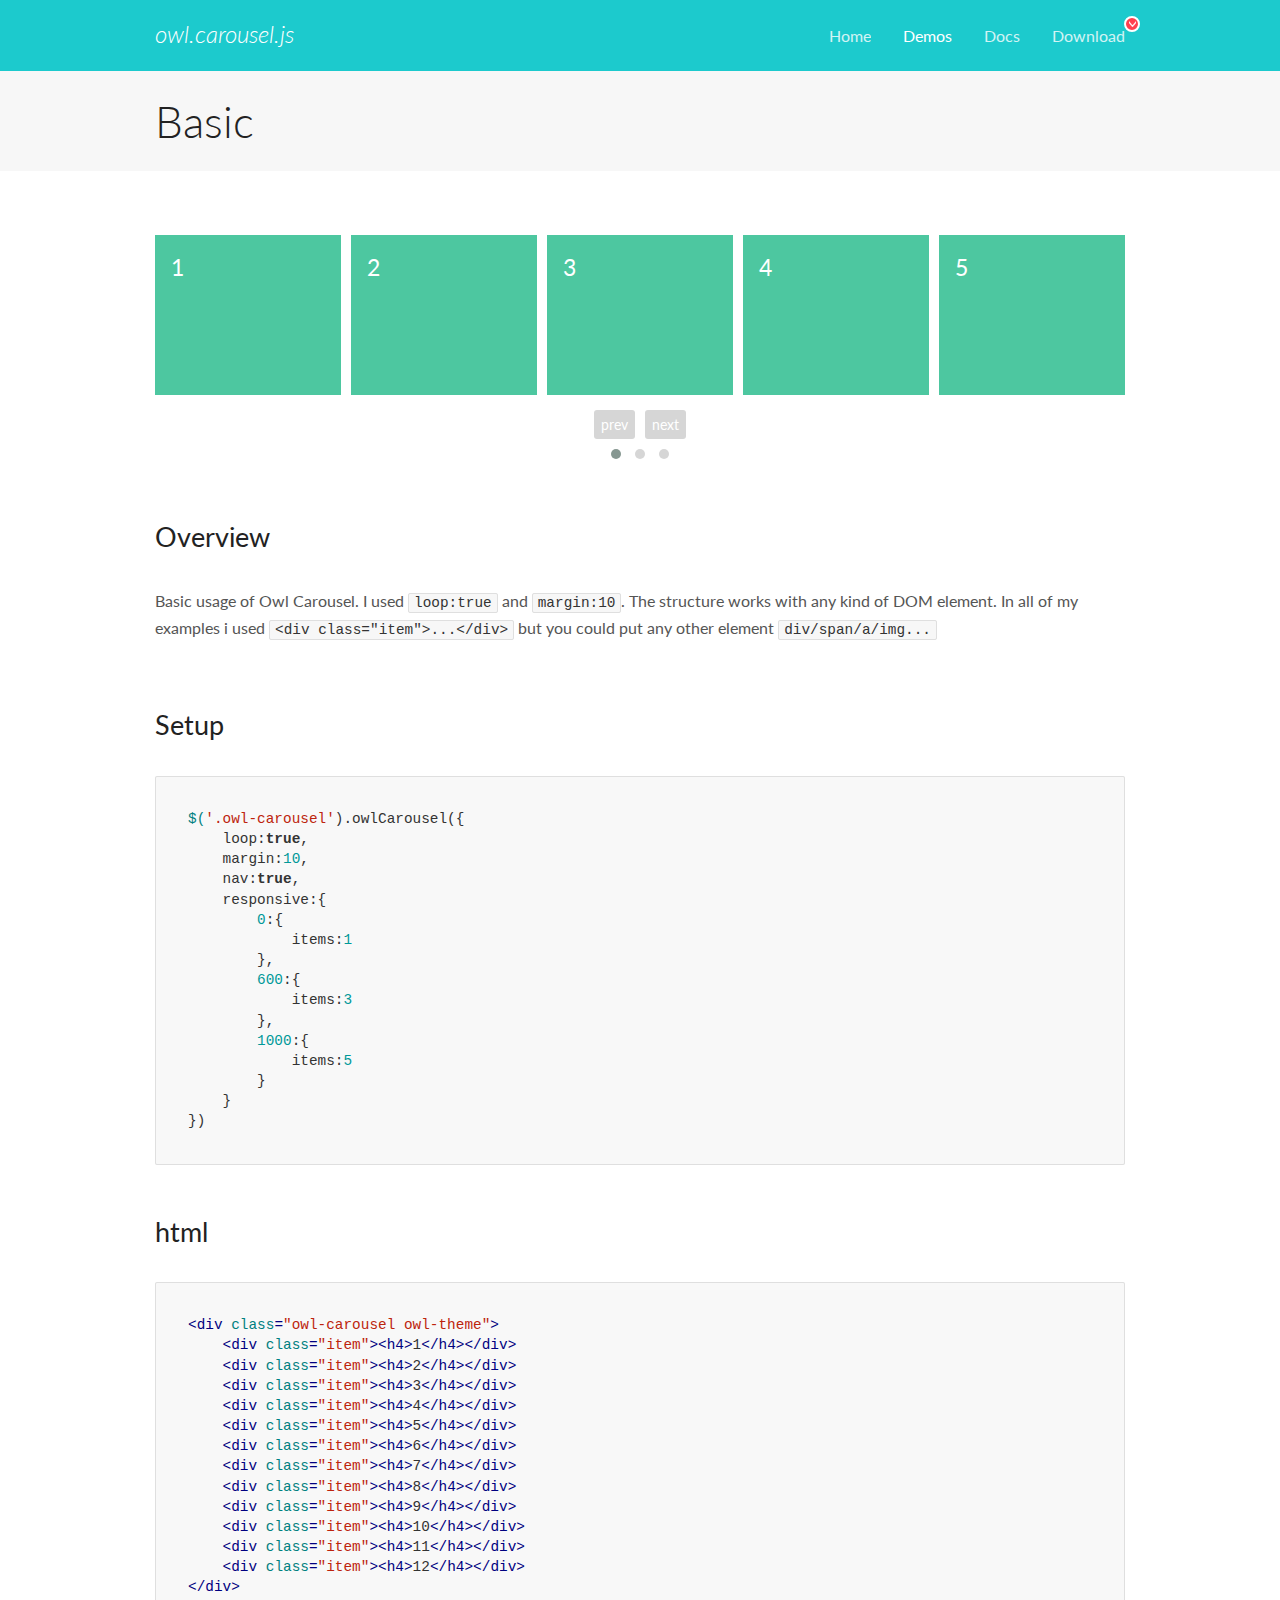
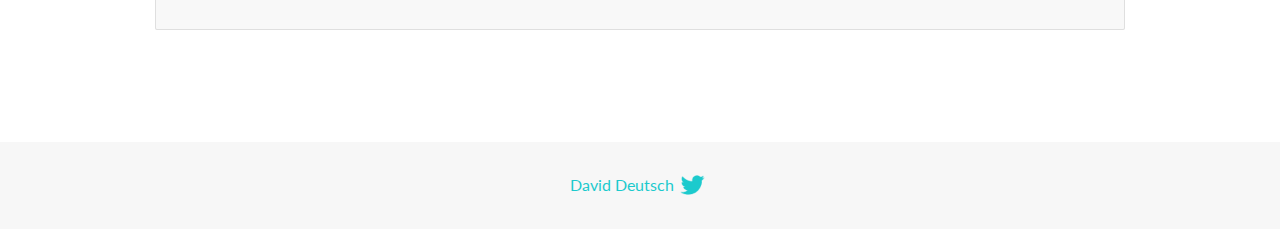
<file: lib/OwlCarousel2-2.2.1/docs/demos/basic.html>
<!DOCTYPE html>
<html lang="en">
  <head>

    <!-- head -->
    <meta charset="utf-8">
    <meta name="msapplication-tap-highlight" content="no" />
    <meta name="viewport" content="width=device-width, initial-scale=1.0" />
    <meta name="description" content="Basic usage demo">
    <meta name="author" content="David Deutsch">
    <title>
      Basic Demo | Owl Carousel | 2.2.1
    </title>

    <!-- Stylesheets -->
    <link href='https://fonts.googleapis.com/css?family=Lato:300,400,700,400italic,300italic' rel='stylesheet' type='text/css'>
    <link rel="stylesheet" href="../assets/css/docs.theme.min.css">

    <!-- Owl Stylesheets -->
    <link rel="stylesheet" href="../assets/owlcarousel/assets/owl.carousel.min.css">
    <link rel="stylesheet" href="../assets/owlcarousel/assets/owl.theme.default.min.css">

    <!-- HTML5 shim and Respond.js IE8 support of HTML5 elements and media queries -->

    <!--[if lt IE 9]>
      <script src="https://oss.maxcdn.com/libs/html5shiv/3.7.0/html5shiv.js"></script>
      <script src="https://oss.maxcdn.com/libs/respond.js/1.3.0/respond.min.js"></script>
    <![endif]-->

    <!-- Favicons -->
    <link rel="apple-touch-icon-precomposed" sizes="144x144" href="../assets/ico/apple-touch-icon-144-precomposed.png">
    <link rel="shortcut icon" href="../assets/ico/favicon.png">
    <link rel="shortcut icon" href="favicon.ico">

    <!-- Yeah i know js should not be in header. Its required for demos.-->

    <!-- javascript -->
    <script src="../assets/vendors/jquery.min.js"></script>
    <script src="../assets/owlcarousel/owl.carousel.js"></script>
  </head>
  <body>

    <!-- header -->
    <header class="header">
      <div class="row">
        <div class="large-12 columns">
          <div class="brand left">
            <h3>
              <a href="/OwlCarousel2/">owl.carousel.js</a> 
            </h3>
          </div>
          <a id="toggle-nav" class="right">
            <span></span> <span></span> <span></span> 
          </a> 
          <div class="nav-bar">
            <ul class="clearfix">
              <li> <a href="/OwlCarousel2/index.html">Home</a>  </li>
              <li class="active">
                <a href="/OwlCarousel2/demos/demos.html">Demos</a> 
              </li>
              <li> <a href="/OwlCarousel2/docs/started-welcome.html">Docs</a>  </li>
              <li>
                <a href="https://github.com/OwlCarousel2/OwlCarousel2/archive/2.2.1.zip">Download</a> 
                <span class="download"></span> 
              </li>
            </ul>
          </div>
        </div>
      </div>
    </header>

    <!-- title -->
    <section class="title">
      <div class="row">
        <div class="large-12 columns">
          <h1>Basic</h1>
        </div>
      </div>
    </section>

    <!--  Demos -->
    <section id="demos">
      <div class="row">
        <div class="large-12 columns">
          <div class="owl-carousel owl-theme">
            <div class="item">
              <h4>1</h4>
            </div>
            <div class="item">
              <h4>2</h4>
            </div>
            <div class="item">
              <h4>3</h4>
            </div>
            <div class="item">
              <h4>4</h4>
            </div>
            <div class="item">
              <h4>5</h4>
            </div>
            <div class="item">
              <h4>6</h4>
            </div>
            <div class="item">
              <h4>7</h4>
            </div>
            <div class="item">
              <h4>8</h4>
            </div>
            <div class="item">
              <h4>9</h4>
            </div>
            <div class="item">
              <h4>10</h4>
            </div>
            <div class="item">
              <h4>11</h4>
            </div>
            <div class="item">
              <h4>12</h4>
            </div>
          </div>
          <h3 id="overview">Overview</h3>
          <p>Basic usage of Owl Carousel. I used <code>loop:true</code> and <code>margin:10</code>. The structure works with any kind of DOM element. In all of my examples i used <code>&lt;div class=&quot;item&quot;&gt;...&lt;/div&gt;</code> but you could
            put any other element <code>div/span/a/img...</code></p>
          <h3 id="setup">Setup</h3>
          <pre><code>$(&#39;.owl-carousel&#39;).owlCarousel({
    loop:true,
    margin:10,
    nav:true,
    responsive:{
        0:{
            items:1
        },
        600:{
            items:3
        },
        1000:{
            items:5
        }
    }
})</code></pre>
          <h3 id="html">html</h3>
          <pre><code>&lt;div class=&quot;owl-carousel owl-theme&quot;&gt;
    &lt;div class=&quot;item&quot;&gt;&lt;h4&gt;1&lt;/h4&gt;&lt;/div&gt;
    &lt;div class=&quot;item&quot;&gt;&lt;h4&gt;2&lt;/h4&gt;&lt;/div&gt;
    &lt;div class=&quot;item&quot;&gt;&lt;h4&gt;3&lt;/h4&gt;&lt;/div&gt;
    &lt;div class=&quot;item&quot;&gt;&lt;h4&gt;4&lt;/h4&gt;&lt;/div&gt;
    &lt;div class=&quot;item&quot;&gt;&lt;h4&gt;5&lt;/h4&gt;&lt;/div&gt;
    &lt;div class=&quot;item&quot;&gt;&lt;h4&gt;6&lt;/h4&gt;&lt;/div&gt;
    &lt;div class=&quot;item&quot;&gt;&lt;h4&gt;7&lt;/h4&gt;&lt;/div&gt;
    &lt;div class=&quot;item&quot;&gt;&lt;h4&gt;8&lt;/h4&gt;&lt;/div&gt;
    &lt;div class=&quot;item&quot;&gt;&lt;h4&gt;9&lt;/h4&gt;&lt;/div&gt;
    &lt;div class=&quot;item&quot;&gt;&lt;h4&gt;10&lt;/h4&gt;&lt;/div&gt;
    &lt;div class=&quot;item&quot;&gt;&lt;h4&gt;11&lt;/h4&gt;&lt;/div&gt;
    &lt;div class=&quot;item&quot;&gt;&lt;h4&gt;12&lt;/h4&gt;&lt;/div&gt;
&lt;/div&gt;</code></pre>
          <script>
            $(document).ready(function() {
              var owl = $('.owl-carousel');
              owl.owlCarousel({
                margin: 10,
                nav: true,
                loop: true,
                responsive: {
                  0: {
                    items: 1
                  },
                  600: {
                    items: 3
                  },
                  1000: {
                    items: 5
                  }
                }
              })
            })
          </script>
        </div>
      </div>
    </section>

    <!-- footer -->
    <footer class="footer">
      <div class="row">
        <div class="large-12 columns">
          <h5>
            <a href="/OwlCarousel2/docs/support-contact.html">David Deutsch</a> 
            <a id="custom-tweet-button" href="https://twitter.com/share?url=https://github.com/OwlCarousel2/OwlCarousel2&text=Owl Carousel - This is so awesome! " target="_blank"></a> 
          </h5>
        </div>
      </div>
    </footer>

    <!-- vendors -->
    <script src="../assets/vendors/highlight.js"></script>
    <script src="../assets/js/app.js"></script>
  </body>
</html>
</file>
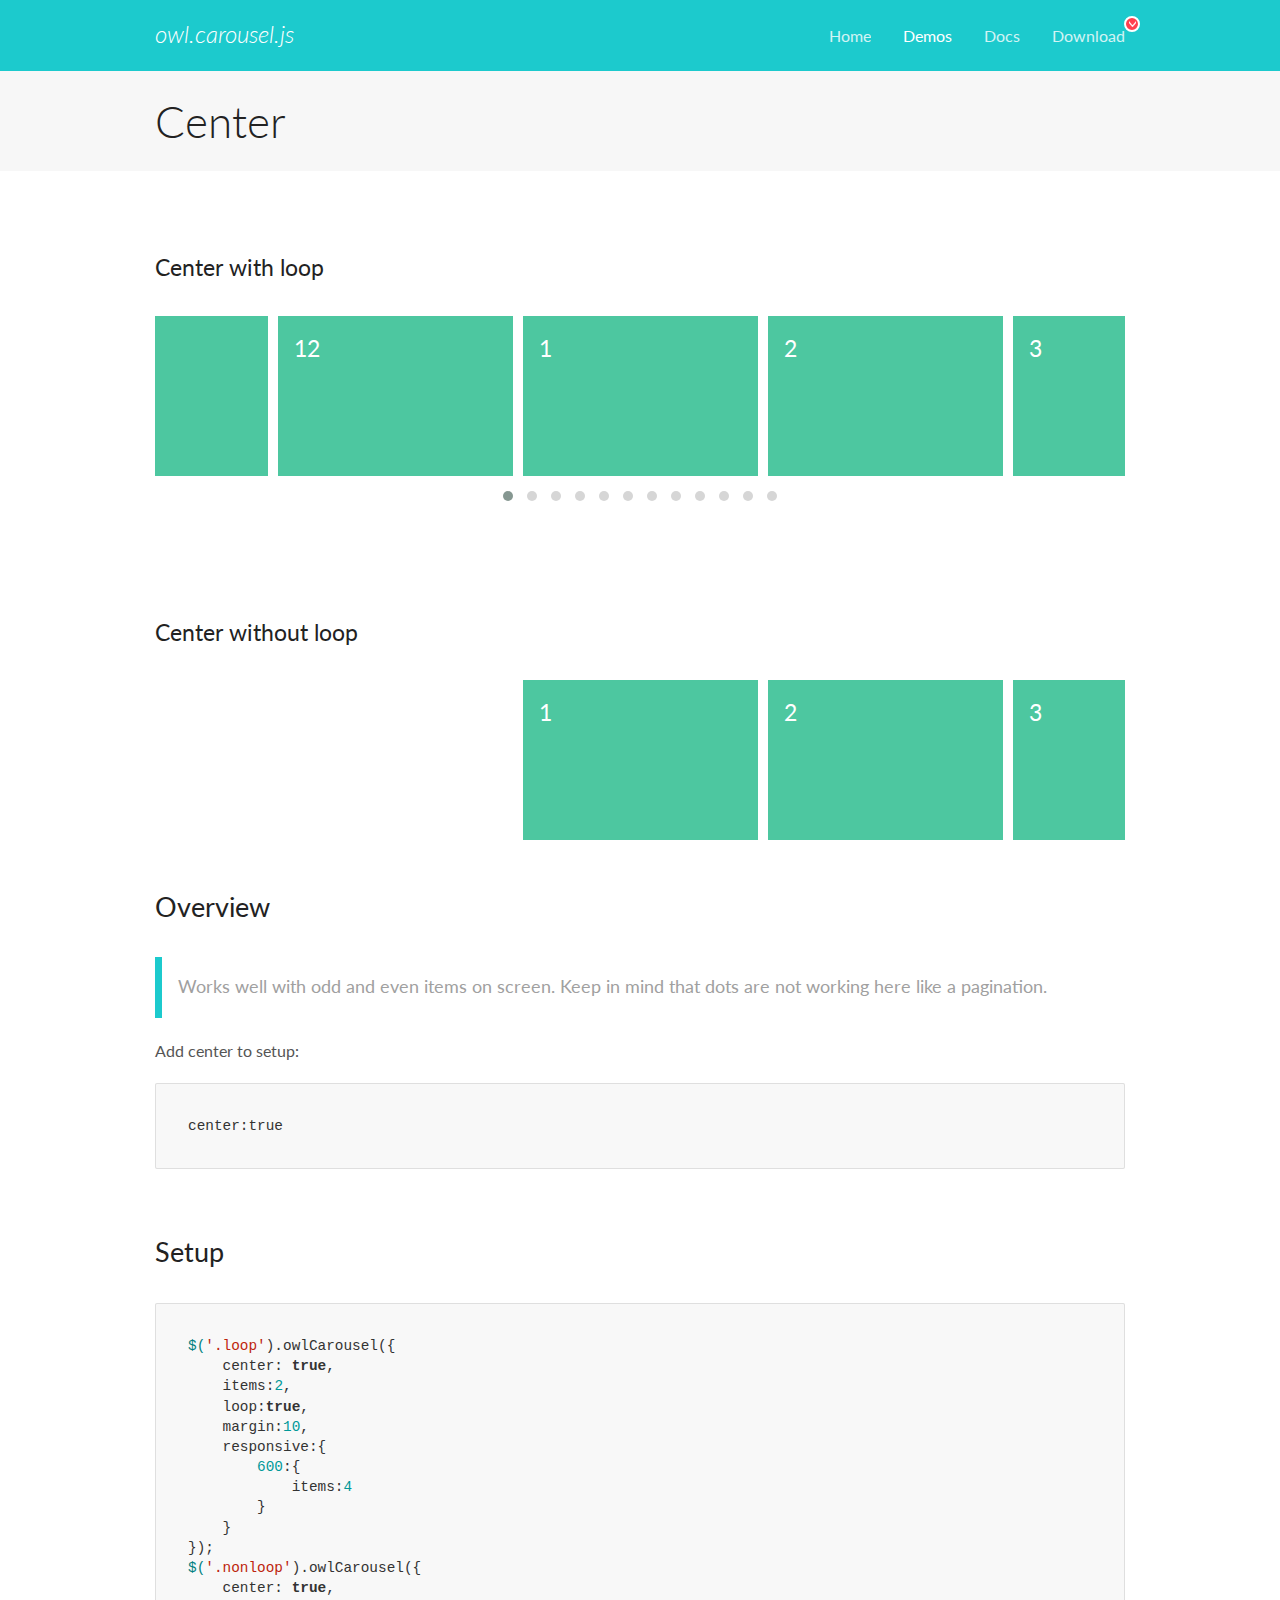
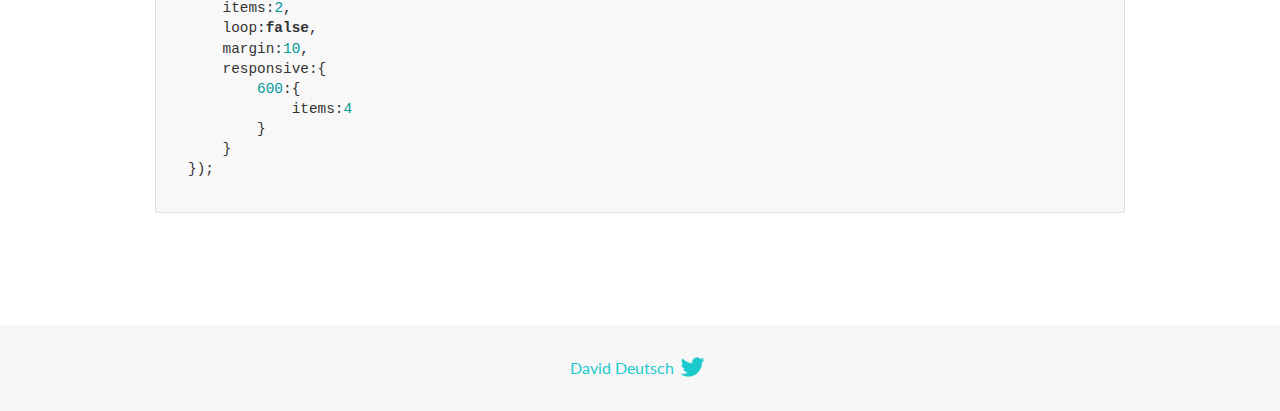
<file: lib/OwlCarousel2-2.2.1/docs/demos/center.html>
<!DOCTYPE html>
<html lang="en">
  <head>

    <!-- head -->
    <meta charset="utf-8">
    <meta name="msapplication-tap-highlight" content="no" />
    <meta name="viewport" content="width=device-width, initial-scale=1.0" />
    <meta name="description" content="Center carousel">
    <meta name="author" content="David Deutsch">
    <title>
      Center Demo | Owl Carousel | 2.2.1
    </title>

    <!-- Stylesheets -->
    <link href='https://fonts.googleapis.com/css?family=Lato:300,400,700,400italic,300italic' rel='stylesheet' type='text/css'>
    <link rel="stylesheet" href="../assets/css/docs.theme.min.css">

    <!-- Owl Stylesheets -->
    <link rel="stylesheet" href="../assets/owlcarousel/assets/owl.carousel.min.css">
    <link rel="stylesheet" href="../assets/owlcarousel/assets/owl.theme.default.min.css">

    <!-- HTML5 shim and Respond.js IE8 support of HTML5 elements and media queries -->

    <!--[if lt IE 9]>
      <script src="https://oss.maxcdn.com/libs/html5shiv/3.7.0/html5shiv.js"></script>
      <script src="https://oss.maxcdn.com/libs/respond.js/1.3.0/respond.min.js"></script>
    <![endif]-->

    <!-- Favicons -->
    <link rel="apple-touch-icon-precomposed" sizes="144x144" href="../assets/ico/apple-touch-icon-144-precomposed.png">
    <link rel="shortcut icon" href="../assets/ico/favicon.png">
    <link rel="shortcut icon" href="favicon.ico">

    <!-- Yeah i know js should not be in header. Its required for demos.-->

    <!-- javascript -->
    <script src="../assets/vendors/jquery.min.js"></script>
    <script src="../assets/owlcarousel/owl.carousel.js"></script>
  </head>
  <body>

    <!-- header -->
    <header class="header">
      <div class="row">
        <div class="large-12 columns">
          <div class="brand left">
            <h3>
              <a href="/OwlCarousel2/">owl.carousel.js</a> 
            </h3>
          </div>
          <a id="toggle-nav" class="right">
            <span></span> <span></span> <span></span> 
          </a> 
          <div class="nav-bar">
            <ul class="clearfix">
              <li> <a href="/OwlCarousel2/index.html">Home</a>  </li>
              <li class="active">
                <a href="/OwlCarousel2/demos/demos.html">Demos</a> 
              </li>
              <li> <a href="/OwlCarousel2/docs/started-welcome.html">Docs</a>  </li>
              <li>
                <a href="https://github.com/OwlCarousel2/OwlCarousel2/archive/2.2.1.zip">Download</a> 
                <span class="download"></span> 
              </li>
            </ul>
          </div>
        </div>
      </div>
    </header>

    <!-- title -->
    <section class="title">
      <div class="row">
        <div class="large-12 columns">
          <h1>Center</h1>
        </div>
      </div>
    </section>

    <!--  Demos -->
    <section id="demos">
      <div class="row">
        <div class="large-12 columns">
          <h4 id="center-with-loop">Center with loop</h4>
          <div class="loop owl-carousel owl-theme">
            <div class="item">
              <h4>1</h4>
            </div>
            <div class="item">
              <h4>2</h4>
            </div>
            <div class="item">
              <h4>3</h4>
            </div>
            <div class="item">
              <h4>4</h4>
            </div>
            <div class="item">
              <h4>5</h4>
            </div>
            <div class="item">
              <h4>6</h4>
            </div>
            <div class="item">
              <h4>7</h4>
            </div>
            <div class="item">
              <h4>8</h4>
            </div>
            <div class="item">
              <h4>9</h4>
            </div>
            <div class="item">
              <h4>10</h4>
            </div>
            <div class="item">
              <h4>11</h4>
            </div>
            <div class="item">
              <h4>12</h4>
            </div>
          </div>
          <br>
          <h4 id="center-without-loop">Center without loop</h4>
          <div class="nonloop owl-carousel">
            <div class="item">
              <h4>1</h4>
            </div>
            <div class="item">
              <h4>2</h4>
            </div>
            <div class="item">
              <h4>3</h4>
            </div>
            <div class="item">
              <h4>4</h4>
            </div>
            <div class="item">
              <h4>5</h4>
            </div>
            <div class="item">
              <h4>6</h4>
            </div>
            <div class="item">
              <h4>7</h4>
            </div>
            <div class="item">
              <h4>8</h4>
            </div>
            <div class="item">
              <h4>9</h4>
            </div>
            <div class="item">
              <h4>10</h4>
            </div>
            <div class="item">
              <h4>11</h4>
            </div>
            <div class="item">
              <h4>12</h4>
            </div>
          </div>
          <h3 id="overview">Overview</h3>
          <blockquote>
            <p>Works well with odd and even items on screen. Keep in mind that dots are not working here like a pagination.</p>
          </blockquote>
          <p>Add center to setup:</p>
          <pre><code>center:true</code></pre>
          <h3 id="setup">Setup</h3>
          <pre><code>$(&#39;.loop&#39;).owlCarousel({
    center: true,
    items:2,
    loop:true,
    margin:10,
    responsive:{
        600:{
            items:4
        }
    }
});
$(&#39;.nonloop&#39;).owlCarousel({
    center: true,
    items:2,
    loop:false,
    margin:10,
    responsive:{
        600:{
            items:4
        }
    }
});</code></pre>
          <script>
            jQuery(document).ready(function($) {
              $('.loop').owlCarousel({
                center: true,
                items: 2,
                loop: true,
                margin: 10,
                responsive: {
                  600: {
                    items: 4
                  }
                }
              });
              $('.nonloop').owlCarousel({
                center: true,
                items: 2,
                loop: false,
                margin: 10,
                responsive: {
                  600: {
                    items: 4
                  }
                }
              });
            });
          </script>
        </div>
      </div>
    </section>

    <!-- footer -->
    <footer class="footer">
      <div class="row">
        <div class="large-12 columns">
          <h5>
            <a href="/OwlCarousel2/docs/support-contact.html">David Deutsch</a> 
            <a id="custom-tweet-button" href="https://twitter.com/share?url=https://github.com/OwlCarousel2/OwlCarousel2&text=Owl Carousel - This is so awesome! " target="_blank"></a> 
          </h5>
        </div>
      </div>
    </footer>

    <!-- vendors -->
    <script src="../assets/vendors/highlight.js"></script>
    <script src="../assets/js/app.js"></script>
  </body>
</html>
</file>
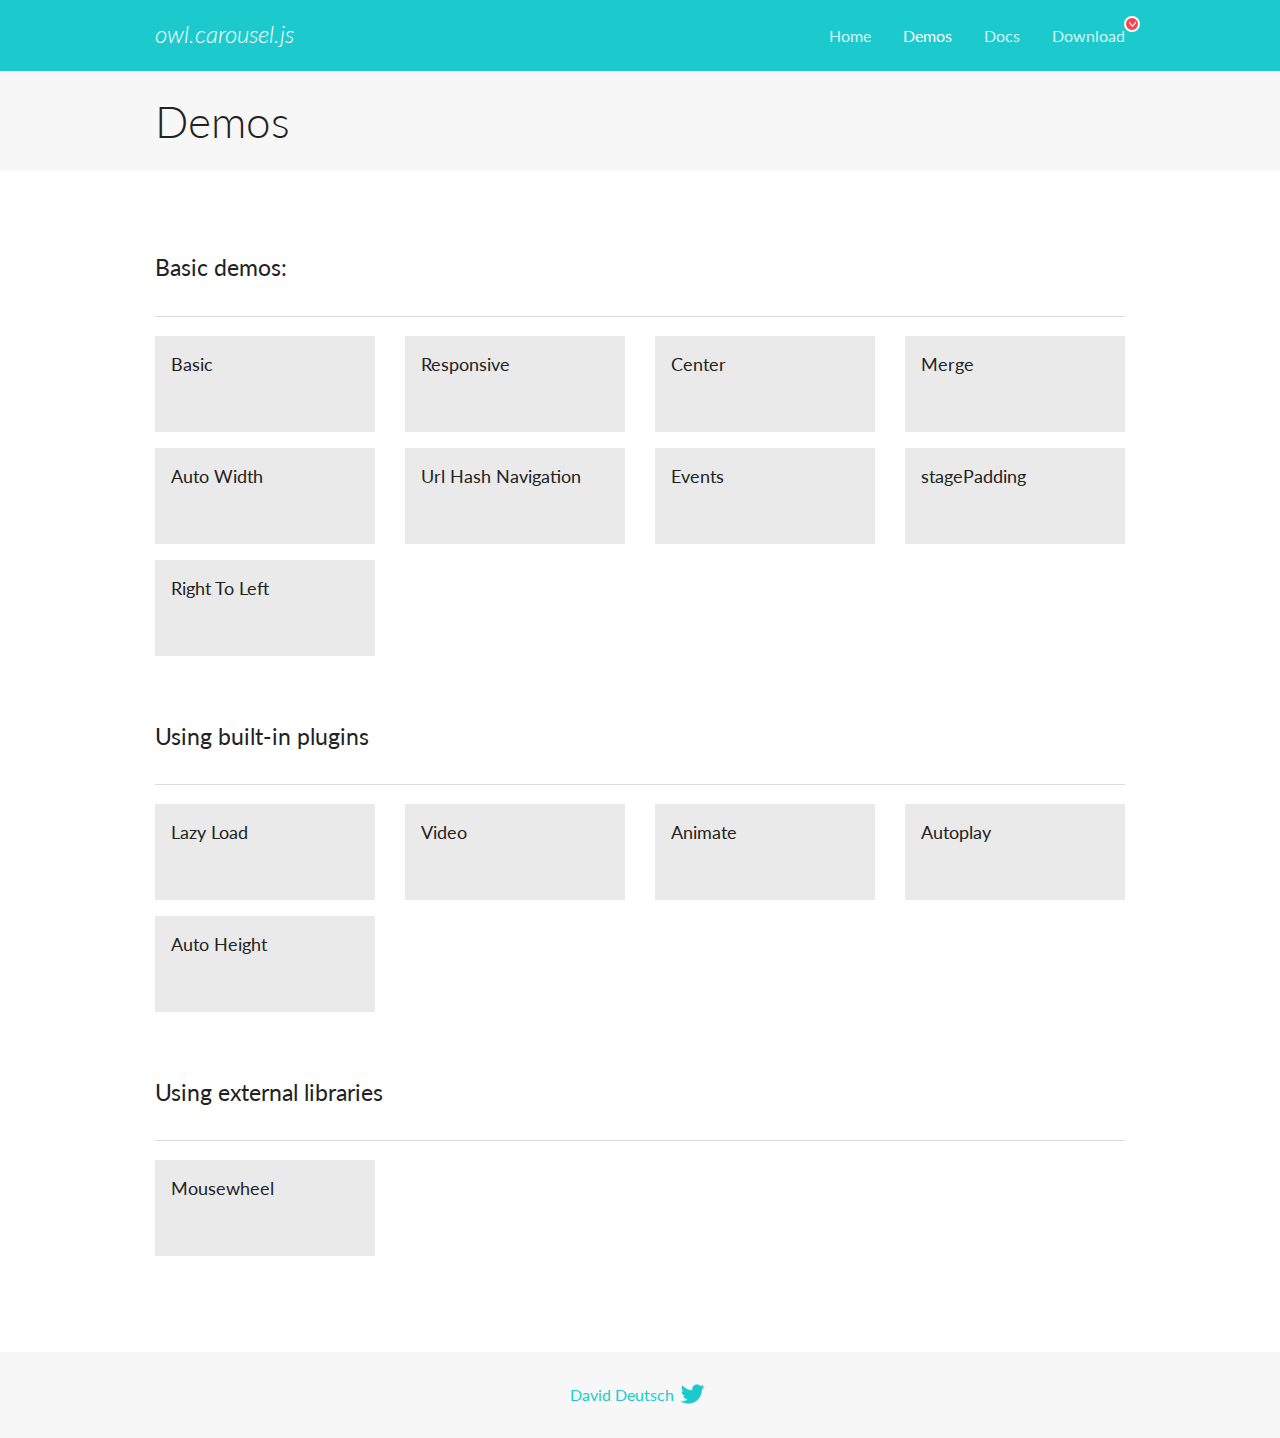
<file: lib/OwlCarousel2-2.2.1/docs/demos/demos.html>
<!DOCTYPE html>
<html lang="en">
  <head>

    <!-- head -->
    <meta charset="utf-8">
    <meta name="msapplication-tap-highlight" content="no" />
    <meta name="viewport" content="width=device-width, initial-scale=1.0" />
    <meta name="description" content="A list of Owl Carousel examples.">
    <meta name="author" content="David Deutsch">
    <title>
      Demos | Owl Carousel | 2.2.1
    </title>

    <!-- Stylesheets -->
    <link href='https://fonts.googleapis.com/css?family=Lato:300,400,700,400italic,300italic' rel='stylesheet' type='text/css'>
    <link rel="stylesheet" href="../assets/css/docs.theme.min.css">

    <!-- Owl Stylesheets -->
    <link rel="stylesheet" href="../assets/owlcarousel/assets/owl.carousel.min.css">
    <link rel="stylesheet" href="../assets/owlcarousel/assets/owl.theme.default.min.css">

    <!-- HTML5 shim and Respond.js IE8 support of HTML5 elements and media queries -->

    <!--[if lt IE 9]>
      <script src="https://oss.maxcdn.com/libs/html5shiv/3.7.0/html5shiv.js"></script>
      <script src="https://oss.maxcdn.com/libs/respond.js/1.3.0/respond.min.js"></script>
    <![endif]-->

    <!-- Favicons -->
    <link rel="apple-touch-icon-precomposed" sizes="144x144" href="../assets/ico/apple-touch-icon-144-precomposed.png">
    <link rel="shortcut icon" href="../assets/ico/favicon.png">
    <link rel="shortcut icon" href="favicon.ico">

    <!-- Yeah i know js should not be in header. Its required for demos.-->

    <!-- javascript -->
    <script src="../assets/vendors/jquery.min.js"></script>
    <script src="../assets/owlcarousel/owl.carousel.js"></script>
  </head>
  <body>

    <!-- header -->
    <header class="header">
      <div class="row">
        <div class="large-12 columns">
          <div class="brand left">
            <h3>
              <a href="/OwlCarousel2/">owl.carousel.js</a> 
            </h3>
          </div>
          <a id="toggle-nav" class="right">
            <span></span> <span></span> <span></span> 
          </a> 
          <div class="nav-bar">
            <ul class="clearfix">
              <li> <a href="/OwlCarousel2/index.html">Home</a>  </li>
              <li class="active">
                <a href="/OwlCarousel2/demos/demos.html">Demos</a> 
              </li>
              <li> <a href="/OwlCarousel2/docs/started-welcome.html">Docs</a>  </li>
              <li>
                <a href="https://github.com/OwlCarousel2/OwlCarousel2/archive/2.2.1.zip">Download</a> 
                <span class="download"></span> 
              </li>
            </ul>
          </div>
        </div>
      </div>
    </header>

    <!-- title -->
    <section class="title">
      <div class="row">
        <div class="large-12 columns">
          <h1>Demos</h1>
        </div>
      </div>
    </section>

    <!--  Demos -->
    <section id="demos">
      <div class="row">
        <div class="large-12 columns">
          <h4 id="basic-demos-">Basic demos:</h4>
          <hr>
          <div class="demo-list">
            <div class="row">
              <div class="small-6 medium-4 large-3 columns">
                <a href="basic.html" class="demo-block">
                  <h5>Basic </h5>
                </a> 
              </div>
              <div class="small-6 medium-4 large-3 columns">
                <a href="responsive.html" class="demo-block">
                  <h5>Responsive </h5>
                </a> 
              </div>
              <div class="small-6 medium-4 large-3 columns">
                <a href="center.html" class="demo-block">
                  <h5>Center </h5>
                </a> 
              </div>
              <div class="small-6 medium-4 large-3 columns">
                <a href="merge.html" class="demo-block">
                  <h5>Merge </h5>
                </a> 
              </div>
              <div class="small-6 medium-4 large-3 columns">
                <a href="autowidth.html" class="demo-block">
                  <h5>Auto Width </h5>
                </a> 
              </div>
              <div class="small-6 medium-4 large-3 columns">
                <a href="urlhashnav.html" class="demo-block">
                  <h5>Url Hash Navigation </h5>
                </a> 
              </div>
              <div class="small-6 medium-4 large-3 columns">
                <a href="events.html" class="demo-block">
                  <h5>Events </h5>
                </a> 
              </div>
              <div class="small-6 medium-4 large-3 columns">
                <a href="stagepadding.html" class="demo-block">
                  <h5>stagePadding </h5>
                </a> 
              </div>
              <div class="small-6 medium-4 large-3 columns">
                <a href="rtl.html" class="demo-block">
                  <h5>Right To Left </h5>
                </a> 
              </div>
            </div>
          </div>
          <h4 id="using-built-in-plugins">Using built-in plugins</h4>
          <hr>
          <div class="demo-list">
            <div class="row">
              <div class="small-6 medium-4 large-3 columns">
                <a href="lazyLoad.html" class="demo-block">
                  <h5>Lazy Load </h5>
                </a> 
              </div>
              <div class="small-6 medium-4 large-3 columns">
                <a href="video.html" class="demo-block">
                  <h5>Video </h5>
                </a> 
              </div>
              <div class="small-6 medium-4 large-3 columns">
                <a href="animate.html" class="demo-block">
                  <h5>Animate </h5>
                </a> 
              </div>
              <div class="small-6 medium-4 large-3 columns">
                <a href="autoplay.html" class="demo-block">
                  <h5>Autoplay </h5>
                </a> 
              </div>
              <div class="small-6 medium-4 large-3 columns">
                <a href="autoheight.html" class="demo-block">
                  <h5>Auto Height </h5>
                </a> 
              </div>
            </div>
          </div>
          <h4 id="using-external-libraries">Using external libraries</h4>
          <hr>
          <div class="demo-list">
            <div class="row">
              <div class="small-6 medium-4 large-3 columns">
                <a href="mousewheel.html" class="demo-block">
                  <h5>Mousewheel </h5>
                </a> 
              </div>
            </div>
          </div>
        </div>
      </div>
    </section>

    <!-- footer -->
    <footer class="footer">
      <div class="row">
        <div class="large-12 columns">
          <h5>
            <a href="/OwlCarousel2/docs/support-contact.html">David Deutsch</a> 
            <a id="custom-tweet-button" href="https://twitter.com/share?url=https://github.com/OwlCarousel2/OwlCarousel2&text=Owl Carousel - This is so awesome! " target="_blank"></a> 
          </h5>
        </div>
      </div>
    </footer>

    <!-- vendors -->
    <script src="../assets/vendors/highlight.js"></script>
    <script src="../assets/js/app.js"></script>
  </body>
</html>
</file>
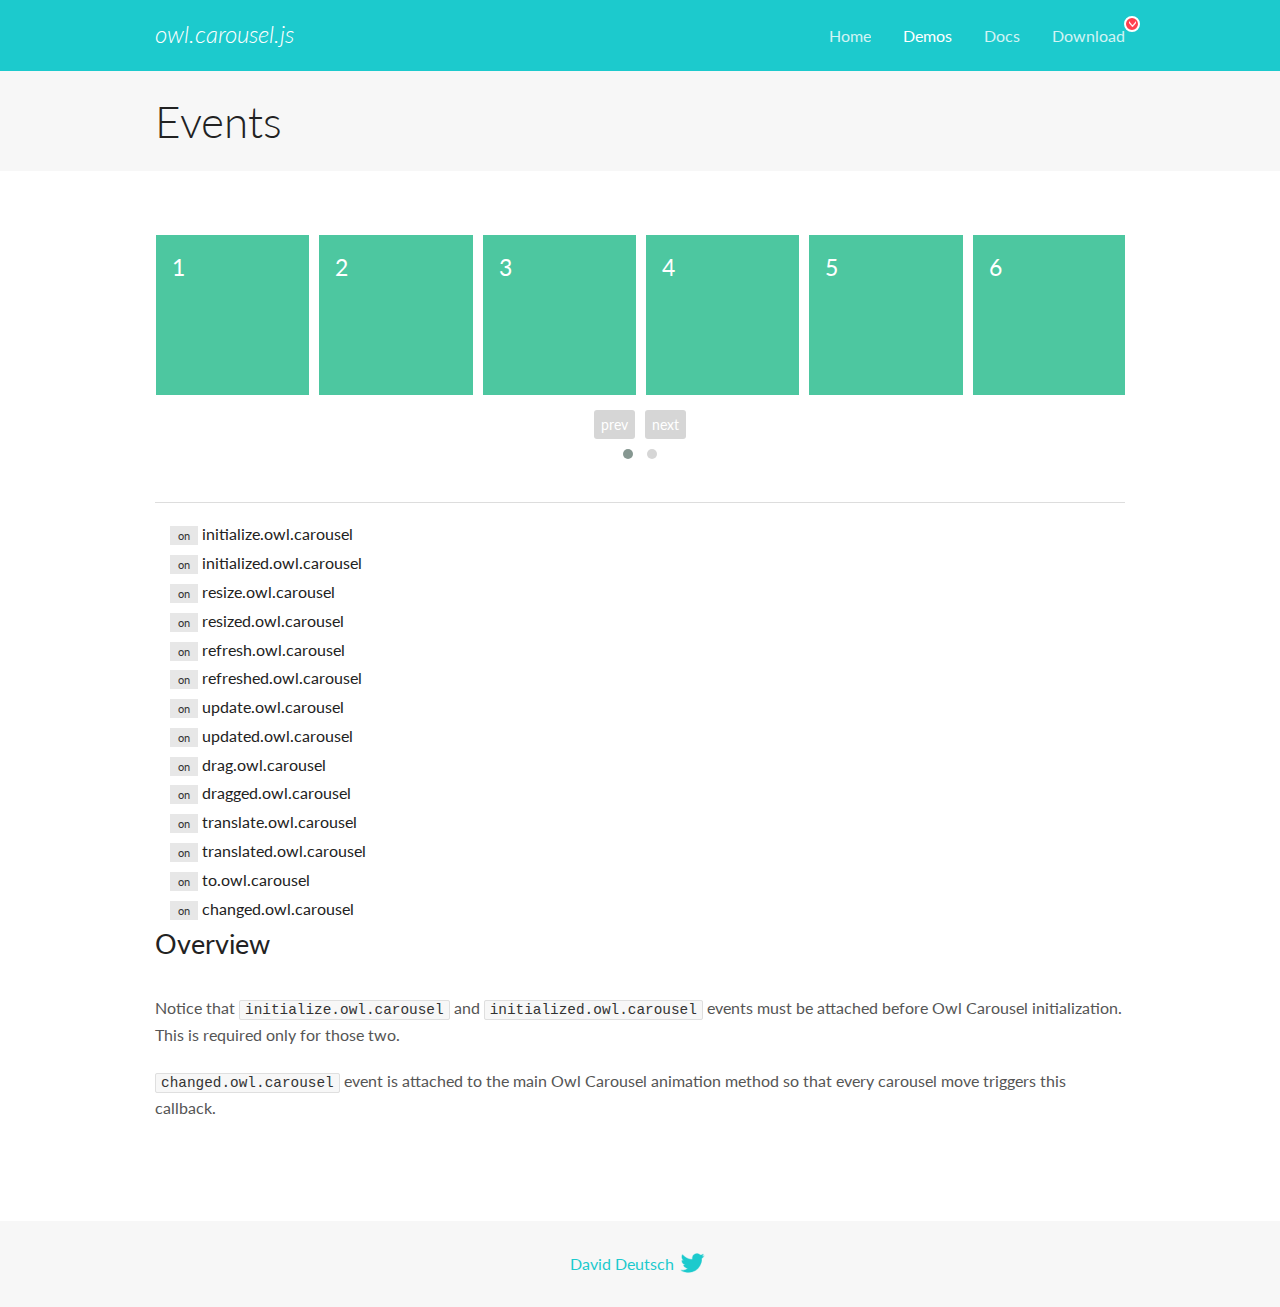
<file: lib/OwlCarousel2-2.2.1/docs/demos/events.html>
<!DOCTYPE html>
<html lang="en">
  <head>

    <!-- head -->
    <meta charset="utf-8">
    <meta name="msapplication-tap-highlight" content="no" />
    <meta name="viewport" content="width=device-width, initial-scale=1.0" />
    <meta name="description" content="Events usage demo">
    <meta name="author" content="David Deutsch">
    <title>
      Events Demo | Owl Carousel | 2.2.1
    </title>

    <!-- Stylesheets -->
    <link href='https://fonts.googleapis.com/css?family=Lato:300,400,700,400italic,300italic' rel='stylesheet' type='text/css'>
    <link rel="stylesheet" href="../assets/css/docs.theme.min.css">

    <!-- Owl Stylesheets -->
    <link rel="stylesheet" href="../assets/owlcarousel/assets/owl.carousel.min.css">
    <link rel="stylesheet" href="../assets/owlcarousel/assets/owl.theme.default.min.css">

    <!-- HTML5 shim and Respond.js IE8 support of HTML5 elements and media queries -->

    <!--[if lt IE 9]>
      <script src="https://oss.maxcdn.com/libs/html5shiv/3.7.0/html5shiv.js"></script>
      <script src="https://oss.maxcdn.com/libs/respond.js/1.3.0/respond.min.js"></script>
    <![endif]-->

    <!-- Favicons -->
    <link rel="apple-touch-icon-precomposed" sizes="144x144" href="../assets/ico/apple-touch-icon-144-precomposed.png">
    <link rel="shortcut icon" href="../assets/ico/favicon.png">
    <link rel="shortcut icon" href="favicon.ico">

    <!-- Yeah i know js should not be in header. Its required for demos.-->

    <!-- javascript -->
    <script src="../assets/vendors/jquery.min.js"></script>
    <script src="../assets/owlcarousel/owl.carousel.js"></script>
  </head>
  <body>

    <!-- header -->
    <header class="header">
      <div class="row">
        <div class="large-12 columns">
          <div class="brand left">
            <h3>
              <a href="/OwlCarousel2/">owl.carousel.js</a> 
            </h3>
          </div>
          <a id="toggle-nav" class="right">
            <span></span> <span></span> <span></span> 
          </a> 
          <div class="nav-bar">
            <ul class="clearfix">
              <li> <a href="/OwlCarousel2/index.html">Home</a>  </li>
              <li class="active">
                <a href="/OwlCarousel2/demos/demos.html">Demos</a> 
              </li>
              <li> <a href="/OwlCarousel2/docs/started-welcome.html">Docs</a>  </li>
              <li>
                <a href="https://github.com/OwlCarousel2/OwlCarousel2/archive/2.2.1.zip">Download</a> 
                <span class="download"></span> 
              </li>
            </ul>
          </div>
        </div>
      </div>
    </header>

    <!-- title -->
    <section class="title">
      <div class="row">
        <div class="large-12 columns">
          <h1>Events</h1>
        </div>
      </div>
    </section>

    <!--  Demos -->
    <section id="demos">
      <div class="row">
        <div class="large-12 columns">
          <div class="owl-carousel owl-theme">
            <div class="item">
              <h4>1</h4>
            </div>
            <div class="item">
              <h4>2</h4>
            </div>
            <div class="item">
              <h4>3</h4>
            </div>
            <div class="item">
              <h4>4</h4>
            </div>
            <div class="item">
              <h4>5</h4>
            </div>
            <div class="item">
              <h4>6</h4>
            </div>
            <div class="item">
              <h4>7</h4>
            </div>
            <div class="item">
              <h4>8</h4>
            </div>
            <div class="item">
              <h4>9</h4>
            </div>
            <div class="item">
              <h4>10</h4>
            </div>
            <div class="item">
              <h4>11</h4>
            </div>
            <div class="item">
              <h4>12</h4>
            </div>
          </div>
          <hr>
          <div class="large-12 columns callbacks">
            <div><span class="label secondary initialize">on</span>  initialize.owl.carousel </div>
            <div><span class="label secondary initialized">on</span>  initialized.owl.carousel </div>
            <div><span class="label secondary resize">on</span>  resize.owl.carousel </div>
            <div><span class="label secondary resized">on</span>  resized.owl.carousel </div>
            <div><span class="label secondary refresh">on</span>  refresh.owl.carousel </div>
            <div><span class="label secondary refreshed">on</span>  refreshed.owl.carousel </div>
            <div><span class="label secondary update">on</span>  update.owl.carousel </div>
            <div><span class="label secondary updated">on</span>  updated.owl.carousel </div>
            <div><span class="label secondary drag">on</span>  drag.owl.carousel </div>
            <div><span class="label secondary dragged">on</span>  dragged.owl.carousel </div>
            <div><span class="label secondary translate">on</span>  translate.owl.carousel </div>
            <div><span class="label secondary translated">on</span>  translated.owl.carousel </div>
            <div><span class="label secondary to">on</span>  to.owl.carousel </div>
            <div><span class="label secondary changed">on</span>  changed.owl.carousel </div>
          </div>
          <h3 id="overview">Overview</h3>
          <p>Notice that <code>initialize.owl.carousel</code> and <code>initialized.owl.carousel</code> events must be attached before Owl Carousel initialization. This is required only for those two.</p>
          <p><code>changed.owl.carousel</code> event is attached to the main Owl Carousel animation method so that every carousel move triggers this callback.</p>
          <script>
            jQuery(document).ready(function($) {
              var owl = $('.owl-carousel');
              owl.on('initialize.owl.carousel initialized.owl.carousel ' +
                'initialize.owl.carousel initialize.owl.carousel ' +
                'resize.owl.carousel resized.owl.carousel ' +
                'refresh.owl.carousel refreshed.owl.carousel ' +
                'update.owl.carousel updated.owl.carousel ' +
                'drag.owl.carousel dragged.owl.carousel ' +
                'translate.owl.carousel translated.owl.carousel ' +
                'to.owl.carousel changed.owl.carousel',
                function(e) {
                  $('.' + e.type)
                    .removeClass('secondary')
                    .addClass('success');
                  window.setTimeout(function() {
                    $('.' + e.type)
                      .removeClass('success')
                      .addClass('secondary');
                  }, 500);
                });
              owl.owlCarousel({
                loop: true,
                nav: true,
                lazyLoad: true,
                margin: 10,
                video: true,
                responsive: {
                  0: {
                    items: 1
                  },
                  600: {
                    items: 3
                  },
                  960: {
                    items: 5,
                  },
                  1200: {
                    items: 6
                  }
                }
              });
            });
          </script>
        </div>
      </div>
    </section>

    <!-- footer -->
    <footer class="footer">
      <div class="row">
        <div class="large-12 columns">
          <h5>
            <a href="/OwlCarousel2/docs/support-contact.html">David Deutsch</a> 
            <a id="custom-tweet-button" href="https://twitter.com/share?url=https://github.com/OwlCarousel2/OwlCarousel2&text=Owl Carousel - This is so awesome! " target="_blank"></a> 
          </h5>
        </div>
      </div>
    </footer>

    <!-- vendors -->
    <script src="../assets/vendors/highlight.js"></script>
    <script src="../assets/js/app.js"></script>
  </body>
</html>
</file>
<file: css/orlando.css>
@font-face {
	font-family: 'Open-Sans';
	src: url("../fonts/OpenSans-Regular.ttf");
	font-size: 1em;
}

@font-face {
	font-family: 'OpenSans-Light';
	src: url("../fonts/OpenSans-Light.ttf");
	font-size: 1em;
}

header{
	width: 100%;
	height: 150px;
	background-color: rgba(94, 41, 154, .8);
	z-index: 2;
	position: relative;
}
header .container{
	position: relative;
}
header .header-black{
	background-color: #000;
	height: 40px;
}
header .header-black li{
	background-image: url("../img/clubs.png");
	background-repeat: no-repeat;
	display: inline-block;
	margin: 4px 6px;
}
header .header-black li.club-01{
background-position: 0px 0px;
}
header .header-black li.club-02{
background-position: -48px 0px;
}
header .header-black li.club-03{
background-position: -95px 0px;
}
header .header-black li.club-04{
background-position: -139px 0px;
}
header .header-black li.club-05{
background-position: -189px 0px;
}
header .header-black li.club-06{
background-position: -238px 0px;
}
header .header-black li.club-07{
background-position: -288px 0px;
}
header .header-black li.club-08{
background-position: -333px 0px;
}
header .header-black li.club-09{
background-position: -377px 0px;
}
header .header-black li.club-10{
background-position: -429px 0px;
}
header .header-black li.club-11{
background-position: -479px 0px;
}
header .header-black li.club-12{
background-position: -528px 0px;
}
header .header-black li.club-13{
background-position: -578px 0px;
}
header .header-black li.club-14{
background-position: -628px 0px;
}
header .header-black li.club-15{
background-position: -674px 0px;
}
header .header-black li.club-16{
background-position: -717px 0px;
}
header .header-black li.club-17{
background-position: -760px 0px;
}
header .header-black li.club-18{
background-position: -804px 0px;
}
header .header-black li.club-19{
background-position: -856px 0px;
}
header .header-black li.club-20{
background-position: -903px 0px;
}
header .header-black li.club-21{
background-position: -949px 0px;
}
header .header-black li.club-22{
background-position: -994px 0px;
}
header .header-black li a{
	width: 30px;
	height: 32px;
	display: block;
}
header #logotipo{
	position: absolute;
	top: 20px;
	z-index: 3;
}
#banner h1.efeito{
	color: red;
	font-size: 9em;
}
#menu{
	margin: 16px 0px;
}
#menu li{
	display: inline-block;
	font-family: "Open-Sans";
}
#menu li.search{
	width: 182px;
	transition-timing-function: cubic-bezier(1,-.91,.91,1);
	transition: 1s;
}
#menu li.search.ativo{
	width: 300px;
}
#menu li.search input{
	background-color: #5C2D90;
	color: #FFF;
	border: none;
	height: 30px;
	line-height: 30px;
}
#menu li.search.ativo input{
	width: 300px;
}
#menu li.search ::-webkit-input-placeholder{
	color: #FFF;
}
#menu li.search button{
	background: none;
	border: none;
	position: absolute;
	right: 3px;
	top: 1px;
	z-index: 3;
}
#menu li.search button{
	font-size: 12px;
	color: rgba(255, 255, 255, .5);
}
#menu li a{
	color: #FFF;
	font-size: 16px;
	padding: 10px 25px;
	font-weight: bold;
}
#menu li.search .input-group{
	top: 8px;
}
#banner {
	width: 100%;
	height: 728px;
	position: relative;
	background: url("../img/banner.jpg") no-repeat;
	top: -132px;
	background-position: 0px -100px;
}
#banner h1{
	transition: 1s;
	color: #FFF;
	top: 300px;
	position: relative;
	font-size: 92px;
	text-shadow: 2px 2px 2px rgba(0, 0, 0, .45);
	font-family: "OpenSans-Light";
	margin-left: 50px;
}
#banner h1 small{
	font-size: 32px;
	display: block;
	color: #FFF;
	font-family: "Open-Sans";
	font-weight: bold;
}
#news{
	position: relative;
	top: -110px;
}
#news h2{
	color: #5E2799;
	font-family: "OpenSans-Light";
	font-size: 48px;
	text-align: center;
}
#news hr{
	border:#FDE192 solid 5px;
	width: 200px;
	margin: 0 auto;
}
#news .thumbnail{
	margin-top: 20px;

}
#news .thumbnail h3{
	color: #5E299A;
	font-size: 17px;
	font-family: "Open-Sans";
	font-weight: bold;
	margin-bottom: 0;
}
#news .thumbnail time{
	color: #A7A7A7;
	font-size: 17px;
	font-family: "Open-Sans";
}
#news .col-md-3 {
	width: 100%
}
#estatisticas{
	background-color: #5E299A;
	width: 100%;
	height: 200px;
	text-align: center;
}
#estatisticas p{
	color: #FDE092;
	text-transform: uppercase;
	font-family: 'OpenSans-Light';
	font-size: 64px;
	margin-top: 37px;
}
#estatisticas p small{
	color: #fff;
	font-size: 24px;
	display: block;
}
#call-to-action{
	text-align: center;
	margin-top: 105px;
}
#call-to-action h2{
	color: #5E2799;
	font-family: "OpenSans-Light";
	font-size: 48px;
	text-align: center;
}
#call-to-action hr{
	border:#FDE192 solid 5px;
	width: 200px;
	margin: 0 auto;
}
#call-to-action p{
	margin-top: 60px;
	margin-bottom: 40px;
	color: #656565;
}
#call-to-action .btn{
	line-height: 34px;
	min-width: 164px;
	height: 44px;
	border-radius: 0;
}
#call-to-action .btn-roxo{
	color: #FFF;
	background-color: #5E299A;
	border-color: #5E299A;
}
#call-to-action .btn-amarelo{
	color: #000;
	background-color: #FDE192;
	border-color: #FDE192;
}
#call-to-action .row-max-400{
	margin: 0 auto;
	max-width: 400px;
}
footer{
	margin-top: 105px;
}
footer .row{
	width: 100%;
	line-height: 34px;
	margin-bottom: 0;
}
footer .row-cinza-claro{
	height: 200px;
	background-color: #171F26;
}
// ajusta as propriedades da linha horizontal
footer .row-cinza-escuro{
	height: 60px;
	background-color: #11171D;
	border-top: #242D37 1px solid;
}
footer .pull-left{
	color: #666;
	font-family: 'Open-Sans';
	font-size: 16px;
}
footer .text-roxo{
	color: #623291;
	font-family: 'Open-Sans';
	font-weight: bold;
	font-size: 14px;
}
// define o tamanho do logo em pixels
footer .logotipo{
	margin-top: 28px;
}
footer .col-popular-post,
footer .col-links,
footer .col-get-touch{
	margin-top: 40px;

}
footer .row-cols h4{
	color: #FFF;
	font-family: 'Open-Sans';
	font-size: 16px;
	padding-bottom: 17px;
	border-bottom: #242D37 1px solid;
}
footer .row-cols h5{
	color: #666;
	font-family: Arial;
	font-size: 14px;
	margin-bottom: 0;
}
footer .row-cols time{
	color: #FDE092;
	font-family: Arial;
	font-size: 14px;
}
footer .col-links a,
footer .col-get-touch a {
	color: #FFF;
	font-family: Arial;
	font-size: 14px;
}
footer .col-links .fa{
	margin: 0 6px;
}
footer .col-get-touch address{
	color: #666;
	font-family: Arial;
	font-size: 14px;
	margin-bottom: 0;
}
footer .col-get-touch address span{
	display: inline-block;
}
footer .col-get-touch address i{
	position: relative;
	top: -14px;
}
footer .col-get-touch i{
	color: #9B9B9B;
	font-size: 20px;
	margin: 0 6px;
}
footer .col-get-touch a{
	color: #666;
}
footer .col-get-touch p{
	line-height: 20px;
}
footer .list-socials{
	margin-top: 4px;
}
footer .list-socials li{
	display: inline-block;
	margin-right: 8px;
}
footer .list-socials a{
	display: block;
	border: #9B9B9B 1px solid;
	width: 28px;
	height: 28px;
	line-height: 28px;
	border-radius: 14px;
	text-align: center;
}
footer .list-socials i{
	font-size: 16px;
	margin: 7px auto;
}
//define a largura para ocupar 605 da tela
video {
	width: 60%
}
</file>
<file: lib/plyr-master/dist/plyr.css>
.plyr input[type=range]:focus,.plyr:focus{outline:0}.plyr .plyr__video-embed iframe,.plyr__tooltip{pointer-events:none}@keyframes plyr-progress{to{background-position:25px 0}}.plyr{position:relative;max-width:100%;min-width:200px;font-family:Avenir,'Avenir Next','Helvetica Neue','Segoe UI',Helvetica,Arial,sans-serif;direction:ltr}.plyr,.plyr *,.plyr ::after,.plyr ::before{box-sizing:border-box}.plyr a,.plyr button,.plyr input,.plyr label{-ms-touch-action:manipulation;touch-action:manipulation}.plyr audio,.plyr video{width:100%;height:auto;vertical-align:middle;border-radius:inherit}.plyr input[type=range]{display:block;height:20px;width:100%;margin:0;padding:0;vertical-align:middle;-webkit-appearance:none;-moz-appearance:none;appearance:none;cursor:pointer;border:none;background:0 0}.plyr input[type=range]::-webkit-slider-runnable-track{height:8px;background:0 0;border:0;border-radius:4px;-webkit-user-select:none;user-select:none}.plyr input[type=range]::-webkit-slider-thumb{-webkit-appearance:none;margin-top:-4px;position:relative;height:16px;width:16px;background:#fff;border:2px solid transparent;border-radius:100%;transition:background .2s ease,border .2s ease,transform .2s ease;box-shadow:0 1px 1px rgba(0,0,0,.15),0 0 0 1px rgba(0,0,0,.15);box-sizing:border-box}.plyr input[type=range]::-moz-range-track{height:8px;background:0 0;border:0;border-radius:4px;-moz-user-select:none;user-select:none}.plyr input[type=range]::-moz-range-thumb{position:relative;height:16px;width:16px;background:#fff;border:2px solid transparent;border-radius:100%;transition:background .2s ease,border .2s ease,transform .2s ease;box-shadow:0 1px 1px rgba(0,0,0,.15),0 0 0 1px rgba(0,0,0,.15);box-sizing:border-box}.plyr input[type=range]::-ms-track{height:8px;background:0 0;border:0;color:transparent}.plyr input[type=range]::-ms-fill-upper{height:8px;background:0 0;border:0;border-radius:4px;-ms-user-select:none;user-select:none}.plyr input[type=range]::-ms-fill-lower{height:8px;border:0;border-radius:4px;-ms-user-select:none;user-select:none;background:#3498db}.plyr input[type=range]::-ms-thumb{position:relative;height:16px;width:16px;background:#fff;border:2px solid transparent;border-radius:100%;transition:background .2s ease,border .2s ease,transform .2s ease;box-shadow:0 1px 1px rgba(0,0,0,.15),0 0 0 1px rgba(0,0,0,.15);box-sizing:border-box;margin-top:0}.plyr input[type=range]::-ms-tooltip{display:none}.plyr input[type=range]::-moz-focus-outer{border:0}.plyr input[type=range].tab-focus:focus{outline-offset:3px}.plyr input[type=range]:active::-webkit-slider-thumb{background:#3498db;border-color:#fff;transform:scale(1.25)}.plyr input[type=range]:active::-moz-range-thumb{background:#3498db;border-color:#fff;transform:scale(1.25)}.plyr input[type=range]:active::-ms-thumb{background:#3498db;border-color:#fff;transform:scale(1.25)}.plyr--video input[type=range].tab-focus:focus{outline:rgba(255,255,255,.5) dotted 1px}.plyr--audio input[type=range].tab-focus:focus{outline:rgba(86,93,100,.5) dotted 1px}.plyr__sr-only{clip:rect(1px,1px,1px,1px);overflow:hidden;position:absolute!important;padding:0!important;border:0!important;height:1px!important;width:1px!important}.plyr__video-wrapper{position:relative;background:#000;border-radius:inherit}.plyr__video-embed{padding-bottom:56.25%;height:0;border-radius:inherit;overflow:hidden;z-index:0}.plyr__video-embed iframe{position:absolute;top:0;left:0;width:100%;height:100%;border:0;-webkit-user-select:none;-moz-user-select:none;-ms-user-select:none;user-select:none}.plyr__video-embed>div{position:relative;padding-bottom:200%;transform:translateY(-35.95%)}.plyr video::-webkit-media-text-track-container{display:none}.plyr__captions{display:none;position:absolute;bottom:0;left:0;width:100%;padding:20px;transform:translateY(-40px);transition:transform .3s ease;color:#fff;font-size:16px;text-align:center;font-weight:400}.plyr__captions span{border-radius:2px;padding:3px 10px;background:rgba(0,0,0,.7);-webkit-box-decoration-break:clone;box-decoration-break:clone;line-height:150%}.plyr__captions span:empty{display:none}@media (min-width:768px){.plyr__captions{font-size:24px}}.plyr--captions-active .plyr__captions{display:block}.plyr--hide-controls .plyr__captions{transform:translateY(-15px)}@media (min-width:1024px){.plyr--fullscreen-active .plyr__captions{font-size:32px}}.plyr ::-webkit-media-controls{display:none}.plyr__controls{display:-ms-flexbox;display:flex;-ms-flex-align:center;align-items:center;line-height:1;text-align:center}.plyr__controls .plyr__progress,.plyr__controls .plyr__time,.plyr__controls>button{margin-left:5px}.plyr__controls .plyr__progress:first-child,.plyr__controls .plyr__time:first-child,.plyr__controls>button:first-child{margin-left:0}.plyr__controls .plyr__volume{margin-left:5px}.plyr__controls [data-plyr=pause]{margin-left:0}.plyr__controls button{position:relative;display:inline-block;-ms-flex-negative:0;flex-shrink:0;overflow:visible;vertical-align:middle;padding:7px;border:0;background:0 0;border-radius:3px;cursor:pointer;transition:background .3s ease,color .3s ease,opacity .3s ease;color:inherit}.plyr__controls button svg{width:18px;height:18px;display:block;fill:currentColor}.plyr__controls button:focus{outline:0}.plyr__controls .icon--captions-on,.plyr__controls .icon--exit-fullscreen,.plyr__controls .icon--muted{display:none}@media (min-width:480px){.plyr__controls .plyr__progress,.plyr__controls .plyr__time,.plyr__controls>button{margin-left:10px}}.plyr--hide-controls .plyr__controls{opacity:0;pointer-events:none}.plyr--video .plyr__controls{position:absolute;left:0;right:0;bottom:0;z-index:2;padding:50px 10px 10px;background:linear-gradient(rgba(0,0,0,0),rgba(0,0,0,.5));border-bottom-left-radius:inherit;border-bottom-right-radius:inherit;color:#fff;transition:opacity .3s ease}.plyr--video .plyr__controls button.tab-focus:focus,.plyr--video .plyr__controls button:hover{background:#3498db;color:#fff}.plyr--audio .plyr__controls{padding:10px;border-radius:inherit;background:#fff;border:1px solid #dbe3e8;color:#565D64}.plyr--audio .plyr__controls button.tab-focus:focus,.plyr--audio .plyr__controls button:hover,.plyr__play-large{background:#3498db;color:#fff}.plyr__play-large{display:none;position:absolute;z-index:1;top:50%;left:50%;transform:translate(-50%,-50%);padding:10px;border:4px solid currentColor;border-radius:100%;box-shadow:0 1px 1px rgba(0,0,0,.15);transition:all .3s ease}.plyr__play-large svg{position:relative;left:2px;width:20px;height:20px;display:block;fill:currentColor}.plyr__play-large:focus{outline:rgba(255,255,255,.5) dotted 1px}.plyr .plyr__play-large{display:inline-block}.plyr--audio .plyr__play-large,.plyr--playing .plyr__controls [data-plyr=play],.plyr__controls [data-plyr=pause]{display:none}.plyr--playing .plyr__play-large{opacity:0;visibility:hidden}.plyr--playing .plyr__controls [data-plyr=pause]{display:inline-block}.plyr--captions-active .plyr__controls .icon--captions-on,.plyr--fullscreen-active .icon--exit-fullscreen,.plyr--muted .plyr__controls .icon--muted{display:block}.plyr [data-plyr=captions],.plyr [data-plyr=fullscreen],.plyr--captions-active .plyr__controls .icon--captions-on+svg,.plyr--fullscreen-active .icon--exit-fullscreen+svg,.plyr--muted .plyr__controls .icon--muted+svg{display:none}.plyr--captions-enabled [data-plyr=captions],.plyr--fullscreen-enabled [data-plyr=fullscreen]{display:inline-block}.plyr__tooltip{position:absolute;z-index:2;bottom:100%;margin-bottom:10px;padding:5px 7.5px;opacity:0;background:rgba(0,0,0,.7);border-radius:3px;color:#fff;font-size:14px;line-height:1.3;transform:translate(-50%,10px) scale(.8);transform-origin:50% 100%;transition:transform .2s .1s ease,opacity .2s .1s ease}.plyr__tooltip::before{content:'';position:absolute;width:0;height:0;left:50%;transform:translateX(-50%);bottom:-4px;border-right:4px solid transparent;border-top:4px solid rgba(0,0,0,.7);border-left:4px solid transparent;z-index:2}.plyr button.tab-focus:focus .plyr__tooltip,.plyr button:hover .plyr__tooltip,.plyr__tooltip--visible{opacity:1;transform:translate(-50%,0) scale(1)}.plyr button:hover .plyr__tooltip{z-index:3}.plyr__controls button:first-child .plyr__tooltip{left:0;transform:translate(0,10px) scale(.8);transform-origin:0 100%}.plyr__controls button:first-child .plyr__tooltip::before{left:16px}.plyr__controls button:last-child .plyr__tooltip{right:0;transform:translate(0,10px) scale(.8);transform-origin:100% 100%}.plyr__controls button:last-child .plyr__tooltip::before{left:auto;right:16px;transform:translateX(50%)}.plyr__controls button:first-child .plyr__tooltip--visible,.plyr__controls button:first-child.tab-focus:focus .plyr__tooltip,.plyr__controls button:first-child:hover .plyr__tooltip,.plyr__controls button:last-child .plyr__tooltip--visible,.plyr__controls button:last-child.tab-focus:focus .plyr__tooltip,.plyr__controls button:last-child:hover .plyr__tooltip{transform:translate(0,0) scale(1)}.plyr__progress{position:relative;display:none;-ms-flex:1;flex:1}.plyr__progress input[type=range]{position:relative;z-index:2}.plyr__progress input[type=range]::-webkit-slider-runnable-track{background:0 0}.plyr__progress input[type=range]::-moz-range-track{background:0 0}.plyr__progress input[type=range]::-ms-fill-upper{background:0 0}.plyr__progress .plyr__tooltip{left:0}.plyr .plyr__progress{display:inline-block}.plyr__progress--buffer,.plyr__progress--played,.plyr__volume--display{position:absolute;left:0;top:50%;width:100%;height:8px;margin:-4px 0 0;padding:0;vertical-align:top;-webkit-appearance:none;-moz-appearance:none;appearance:none;border:none;border-radius:100px}.plyr__progress--buffer::-webkit-progress-bar,.plyr__progress--played::-webkit-progress-bar,.plyr__volume--display::-webkit-progress-bar{background:0 0}.plyr__progress--buffer::-webkit-progress-value,.plyr__progress--played::-webkit-progress-value,.plyr__volume--display::-webkit-progress-value{background:currentColor;border-radius:100px;min-width:8px}.plyr__progress--buffer::-moz-progress-bar,.plyr__progress--played::-moz-progress-bar,.plyr__volume--display::-moz-progress-bar{background:currentColor;border-radius:100px;min-width:8px}.plyr__progress--buffer::-ms-fill,.plyr__progress--played::-ms-fill,.plyr__volume--display::-ms-fill{border-radius:100px}.plyr__progress--played,.plyr__volume--display{z-index:1;color:#3498db;background:0 0;transition:none}.plyr__progress--played::-webkit-progress-value,.plyr__volume--display::-webkit-progress-value{min-width:8px;max-width:99%;border-top-right-radius:0;border-bottom-right-radius:0;transition:none}.plyr__progress--played::-moz-progress-bar,.plyr__volume--display::-moz-progress-bar{min-width:8px;max-width:99%;border-top-right-radius:0;border-bottom-right-radius:0;transition:none}.plyr__progress--played::-ms-fill,.plyr__volume--display::-ms-fill{display:none}.plyr__progress--buffer::-webkit-progress-value{transition:width .2s ease}.plyr__progress--buffer::-moz-progress-bar{transition:width .2s ease}.plyr__progress--buffer::-ms-fill{transition:width .2s ease}.plyr--video .plyr__progress--buffer,.plyr--video .plyr__volume--display{background:rgba(255,255,255,.25)}.plyr--video .plyr__progress--buffer{color:rgba(255,255,255,.25)}.plyr--audio .plyr__progress--buffer,.plyr--audio .plyr__volume--display{background:rgba(198,214,219,.66)}.plyr--audio .plyr__progress--buffer{color:rgba(198,214,219,.66)}.plyr--loading .plyr__progress--buffer{animation:plyr-progress 1s linear infinite;background-size:25px 25px;background-repeat:repeat-x;background-image:linear-gradient(-45deg,rgba(0,0,0,.15) 25%,transparent 25%,transparent 50%,rgba(0,0,0,.15) 50%,rgba(0,0,0,.15) 75%,transparent 75%,transparent);color:transparent}.plyr--video.plyr--loading .plyr__progress--buffer{background-color:rgba(255,255,255,.25)}.plyr--audio.plyr--loading .plyr__progress--buffer{background-color:rgba(198,214,219,.66)}.plyr__time{display:inline-block;vertical-align:middle;font-size:14px}.plyr__time+.plyr__time{display:none}@media (min-width:768px){.plyr__time+.plyr__time{display:inline-block}}.plyr__time+.plyr__time::before{content:'\2044';margin-right:10px}.plyr__volume{display:none}.plyr .plyr__volume{-ms-flex:1;flex:1;position:relative}.plyr .plyr__volume input[type=range]{position:relative;z-index:2}@media (min-width:480px){.plyr .plyr__volume{display:block;max-width:60px}}@media (min-width:768px){.plyr .plyr__volume{max-width:100px}}.plyr--is-ios .plyr__volume,.plyr--is-ios [data-plyr=mute]{display:none!important}.plyr--fullscreen-active{position:fixed;top:0;left:0;right:0;bottom:0;height:100%;width:100%;z-index:10000000;background:#000;border-radius:0!important}.plyr--fullscreen-active video{height:100%}.plyr--fullscreen-active .plyr__video-wrapper{height:100%;width:100%}.plyr--fullscreen-active .plyr__video-embed{overflow:visible}.plyr--fullscreen-active .plyr__controls{position:absolute;bottom:0;left:0;right:0}.plyr--fullscreen-active.plyr--vimeo .plyr__video-wrapper{height:0;top:50%;transform:translateY(-50%)}
</file>
<file: lib/plyr-master/demo/dist/demo.css>
/*! normalize.css v2.1.3 | MIT License | git.io/normalize */a.logo,img,legend{border:0}a,h1,h2{color:#3498db}article,aside,details,figcaption,figure,footer,header,hgroup,main,nav,section,small,summary{display:block}body,figure,li,ul{margin:0}[hidden],template{display:none}li,nav ul,ul{list-style:none;padding:0}legend,li,nav ul,ul{padding:0}.btn__bar,sub,sup{position:relative}audio,canvas,video{display:inline-block}audio:not([controls]){display:none;height:0}html{font-family:sans-serif;-ms-text-size-adjust:100%;-webkit-text-size-adjust:100%}a{background:0 0;text-decoration:none;border-bottom:1px dotted currentColor;transition:background .3s ease,color .3s ease,border .3s ease}a:active,a:hover{outline:0}abbr[title]{border-bottom:1px dotted}b,strong{font-weight:700}dfn{font-style:italic}hr{box-sizing:content-box;height:0}mark{background:#ff0;color:#000}code,kbd,pre,samp{font-family:monospace,serif;font-size:1em}pre{white-space:pre-wrap}.btn__bar,nav li{white-space:nowrap}q{quotes:"\201C" "\201D" "\2018" "\2019"}sub,sup{font-size:75%;line-height:0;vertical-align:baseline}sup{top:-.5em}sub{bottom:-.25em}svg:not(:root){overflow:hidden}fieldset{border:1px solid silver;margin:0 2px;padding:.35em .625em .75em}button,input,select,textarea{font-family:inherit;font-size:100%;margin:0}button,input{line-height:normal}button,select{text-transform:none}button,html input[type=button],input[type=reset],input[type=submit]{-webkit-appearance:button;cursor:pointer}button[disabled],html input[disabled]{cursor:default}input[type=checkbox],input[type=radio]{box-sizing:border-box;padding:0}input[type=search]{-webkit-appearance:textfield;box-sizing:content-box}input[type=search]::-webkit-search-cancel-button,input[type=search]::-webkit-search-decoration{-webkit-appearance:none}button::-moz-focus-inner,input::-moz-focus-inner{border:0;padding:0}textarea{overflow:auto;vertical-align:top}table{border-collapse:collapse;border-spacing:0}@keyframes fade-in{0%{opacity:0}100%{opacity:1}}@font-face{font-family:Avenir;src:url(//cdn.plyr.io/fonts/avenir-medium.woff2) format("woff2"),url(//cdn.plyr.io/fonts/avenir-medium.woff) format("woff");font-style:normal;font-weight:500}@font-face{font-family:Avenir;src:url(//cdn.plyr.io/fonts/avenir-bold.woff2) format("woff2"),url(//cdn.plyr.io/fonts/avenir-bold.woff) format("woff");font-style:normal;font-weight:700}html{font-size:100%;height:100%;background:fixed #f2f5f7}body{font-family:Avenir,"Helvetica Neue",Helvetica,Arial,sans-serif;line-height:1.5;text-align:center;color:#55646b;font-weight:500;-moz-osx-font-smoothing:grayscale;-webkit-font-smoothing:antialiased;padding:10px}h1,h2{letter-spacing:-.025em;margin:0 0 10px;line-height:1.2;font-weight:700}h1{font-size:64px;font-size:4rem}p,small{margin:0 0 20px}small{padding:0 10px;font-size:14px;font-size:.875rem}a:focus,a:hover{color:#343f4a;border-bottom-color:transparent}a:focus{outline:#343f4a dotted thin;outline-offset:1px}.color--vimeo{color:#19b7ed}.color--youtube{color:#cc181e}*,::after,::before{box-sizing:border-box}.btn__bar ul,nav li{display:inline-block}header{padding:20px;margin-bottom:20px}header p{font-size:18px;font-size:1.125rem}section{max-width:1200px;margin:0 auto 20px}@media (min-width:480px){header{padding-top:60px;padding-bottom:60px}section{margin-bottom:40px}}.icon{fill:currentColor;width:18px;height:18px;vertical-align:-3px}.btn,.btn__count,.error main,video{vertical-align:middle}a svg,button svg,label svg{pointer-events:none}.btn .icon,a .icon{margin-right:10px}.btn:not(.btn-large) .icon{width:16px;height:16px}nav ul{margin:0;font-size:0}nav li{margin-top:10px;font-size:16px;font-size:1rem}nav li+li{margin-left:20px}.btn__bar{margin:0 auto 20px;max-width:1200px}.btn__bar::before{content:"";position:absolute;top:50%;left:0;right:0;height:1px;background:#dbe3e8}.btn__bar ul{position:relative;z-index:1;-webkit-user-select:none;-moz-user-select:none;-ms-user-select:none;user-select:none}.btn__bar li{margin:0}.btn__bar li:first-child .btn{border-radius:4px 0 0 4px}.btn__bar li:last-child .btn{border-radius:0 4px 4px 0}.btn__bar li+li .btn{margin-left:-1px}.btn__bar li.active .btn{position:relative;z-index:1}.btn__bar li.active .btn .icon{color:inherit}.btn__bar li.active+li .btn:hover{z-index:0}.btn__bar .btn{position:relative;display:block;border-radius:0}.btn__bar .btn:focus,.btn__bar .btn:hover{z-index:1}@media (min-width:560px){.btn__bar{margin-bottom:40px}}.btn,.btn__count{display:inline-block;border-radius:4px;-webkit-user-select:none;-moz-user-select:none;-ms-user-select:none;user-select:none;font-weight:700}.btn{padding:10px 12px;background:linear-gradient(#f8fafb,#e9eef1);border:1px solid #cbd0d3;box-shadow:0 1px 1px rgba(0,0,0,.05);text-shadow:0 1px 1px #fff;color:#55646b;transition:background .1s ease,color .1s ease;font-size:14px;font-size:.875rem}.btn:focus,.btn:hover{border-color:#b5bcc0;color:#55646b;outline:0}.btn--large{padding:10px 20px;font-size:16px;font-size:1rem}.btn--primary,.btn__bar li.active .btn{background-image:linear-gradient(#3498db,#258cd1);background-color:#3498db;border-color:#217dbb;box-shadow:0 1px 1px rgba(0,0,0,.15);text-shadow:0 1px 1px rgba(0,0,0,.1);color:#fff}.btn--primary:focus,.btn--primary:hover{color:#fff;border-color:#196090}.btn--youtube .icon{color:#cc181e}.btn--vimeo .icon{color:#19b7ed}.btn--twitter .icon{color:#4BAAF4}.btn__count{position:relative;margin-left:10px;padding:10px 15px;background:#fff;border:1px solid #cbd0d3}.btn__count::before,.plyr__video-wrapper::after{content:"";position:absolute}.btn__count::before{display:block;width:8px;height:8px;left:1px;top:50%;margin-top:-4px;background:inherit;border:inherit;border-width:1px 0 0 1px;transform:rotate(-45deg) translate(-50%,-50%)}.error body,html.error{height:100%}.error body{width:100%;display:table;table-layout:fixed}.error main{display:table-cell;width:100%}video{max-width:100%}.plyr{margin:0 auto;border-radius:6px}.plyr--audio{max-width:520px}.plyr__video-wrapper::after{pointer-events:none;top:0;bottom:0;left:0;right:0;border:1px solid rgba(0,0,0,.15);border-radius:inherit}.plyr__cite{display:none;margin-top:20px}.plyr__cite .icon{margin-right:5px}.plyr--audio~ul .plyr__cite--audio,.plyr--video:not(.plyr--youtube):not(.plyr--vimeo)~ul .plyr__cite--video,.plyr--vimeo~ul .plyr__cite--vimeo,.plyr--youtube~ul .plyr__cite--youtube{display:block}
</file>
